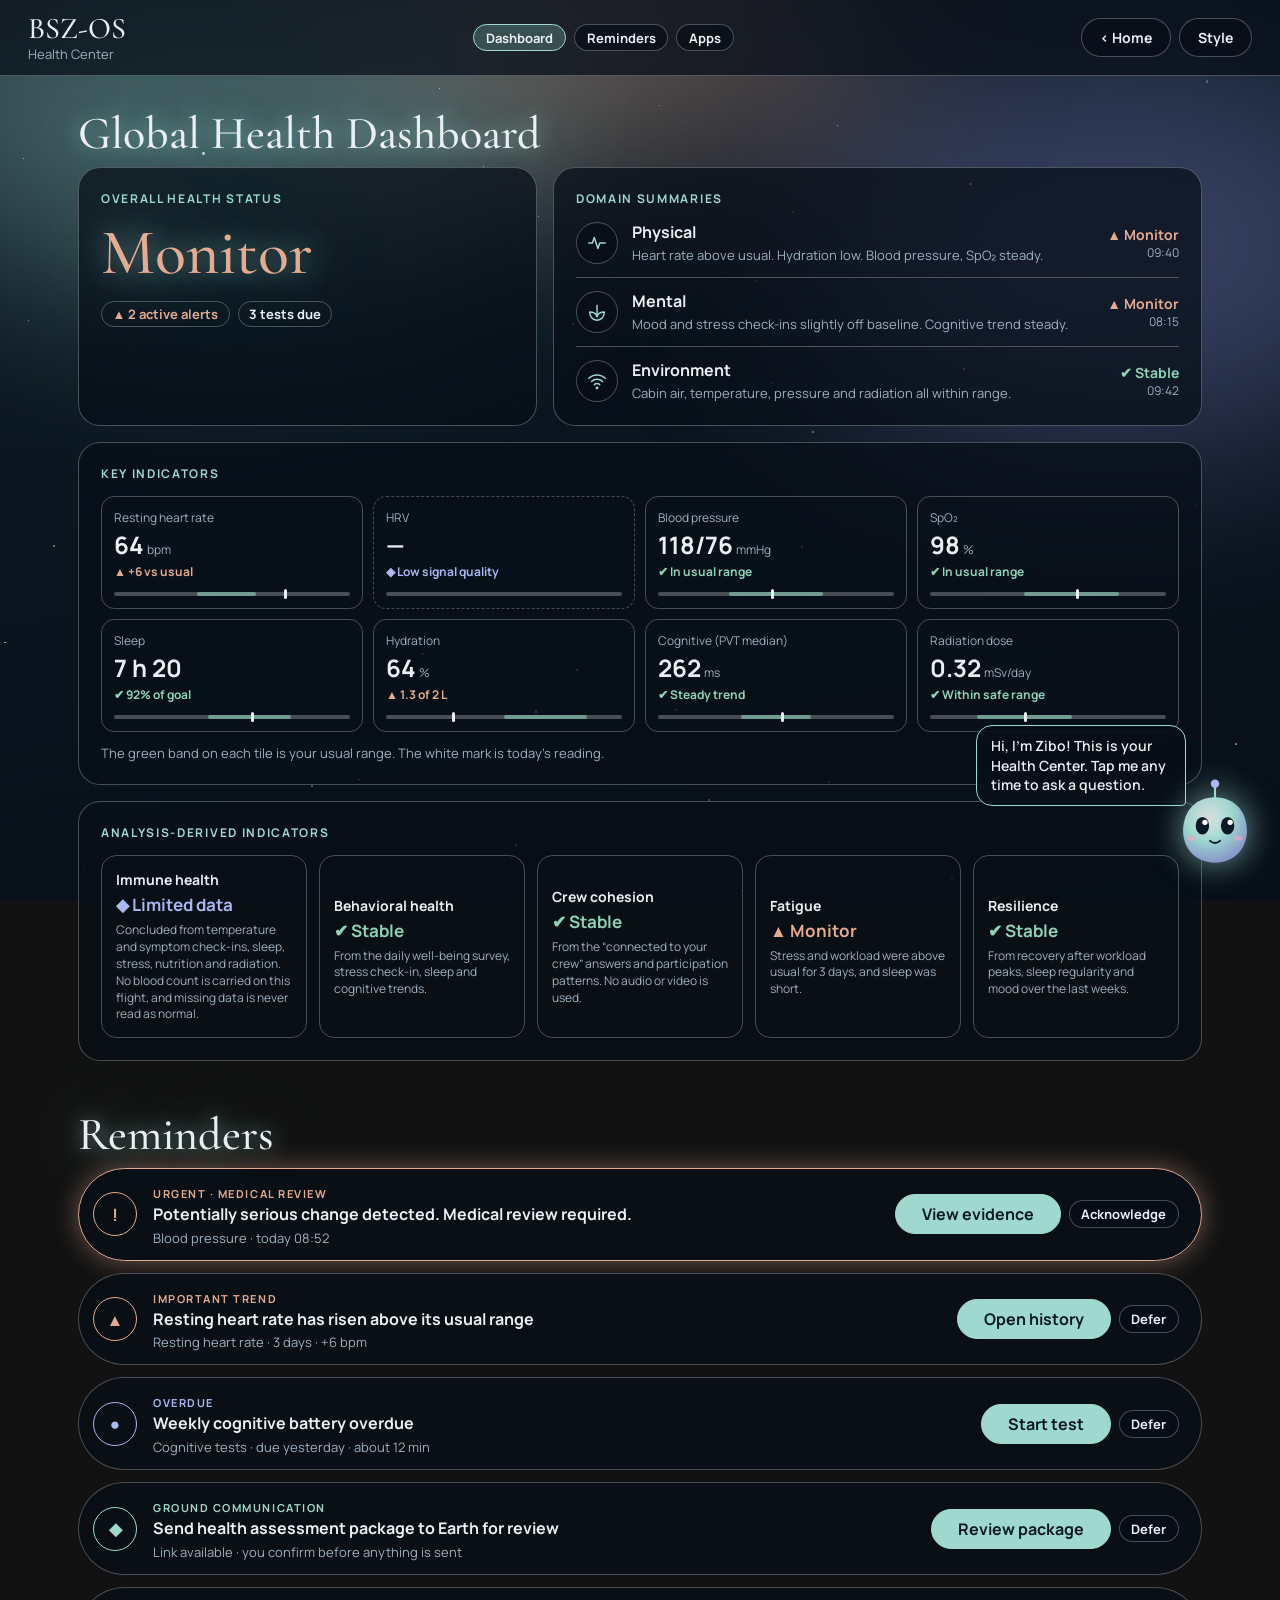
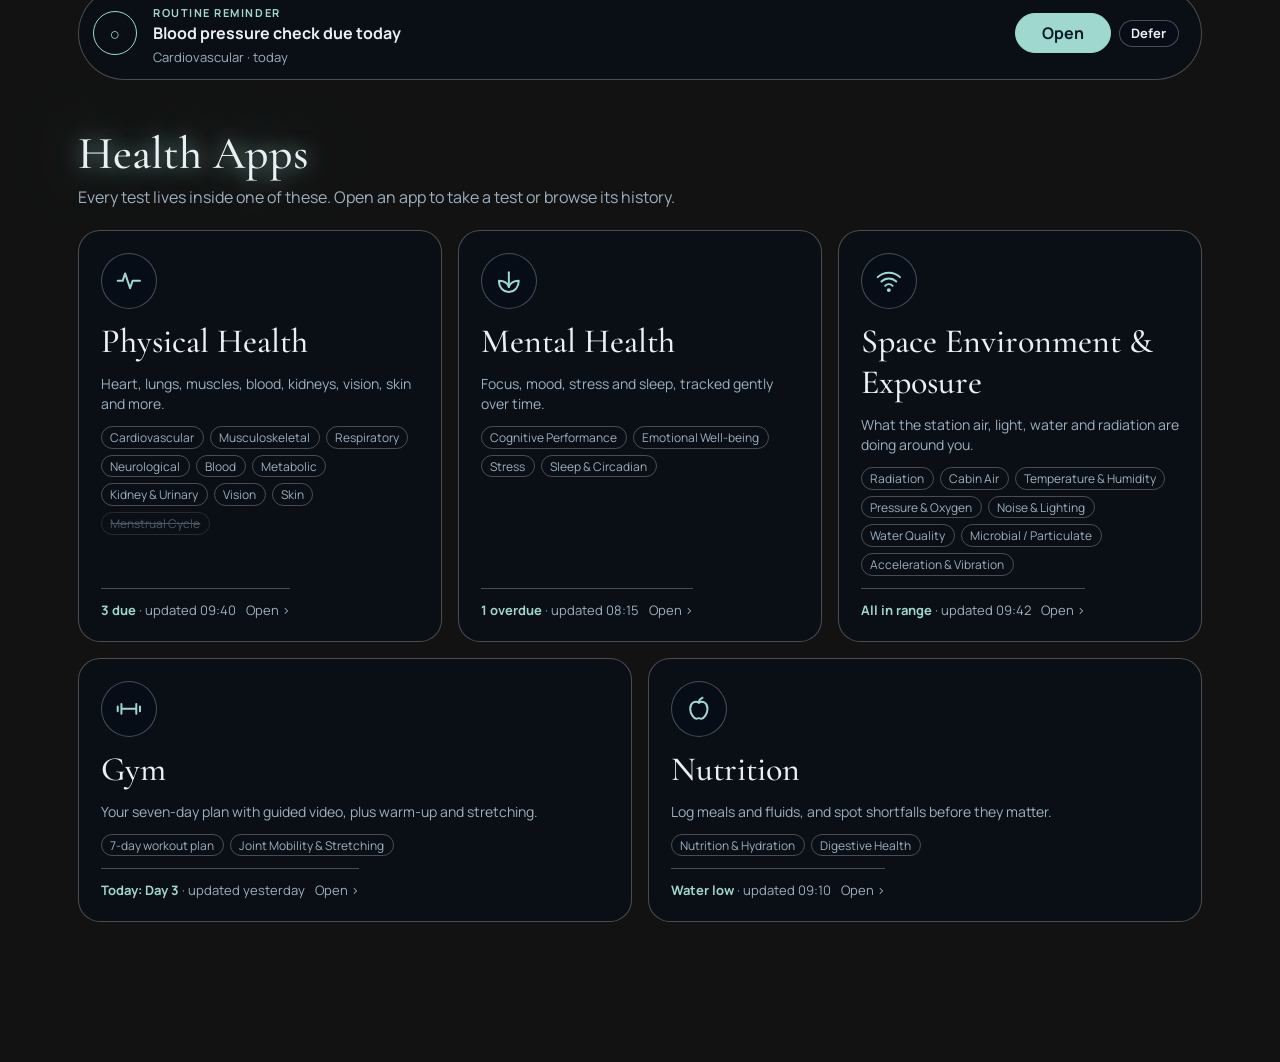
<file: BSZ-OS Health Center.html>
<!DOCTYPE html>
<html lang="en" data-theme="aurora">
<head>
<meta charset="utf-8">
<meta name="viewport" content="width=device-width, initial-scale=1, viewport-fit=cover">
<title>BSZ-OS: Health Center</title>
<link rel="preconnect" href="https://fonts.googleapis.com">
<link href="https://fonts.googleapis.com/css2?family=Bungee&family=Cormorant+Garamond:ital,wght@0,500;0,600;1,500&family=Manrope:wght@400;600;700&family=Orbitron:wght@500&family=Space+Mono:wght@400;700&display=swap" rel="stylesheet">
<style>
:root{box-sizing:border-box;--bg:linear-gradient(170deg,#0d1b27,#070f18);--t:#e9eff3;--m:#9db0bf;--ln:rgba(233,239,243,.28);--ac:#9fd8cf;--ac2:#7f86c9;--ok:#8fd3b6;--warn:#e3ab90;--info:#a9b8f0;--on:#0b1a24;--gl:rgba(159,216,207,.7);
--fh:"Cormorant Garamond",serif;--fb:Manrope,sans-serif;--hw:500;--hs:1;--fi:normal;--sr:50%;--bw:1px;--ss:0 0 0 transparent;--sf:rgba(7,15,24,.72);--pr:999px;--br:22px;--auo:.38;--sto:1;--nbd:none;color-scheme:dark}
[data-theme=nebula]{--bg:#04070f;--t:#fdf1dc;--m:#d3bfa6;--ln:rgba(255,214,160,.5);--ac:#f6c27a;--ac2:#6fa8dc;--ok:#9fe0c2;--warn:#f08a5d;--info:#9cc4f0;--on:#1a1208;--gl:rgba(255,196,120,.85);--hw:600;--sf:rgba(8,14,26,.8);--ss:0 0 18px rgba(255,190,110,.25);--nbd:block;--auo:0}
[data-theme=hud]{--bg:radial-gradient(ellipse at 50% 100%,#04202a,#010608 70%);--t:#d8fbff;--m:#6fb3bf;--ln:rgba(25,230,255,.5);--ac:#19e6ff;--ac2:#ff3dac;--ok:#39ffb0;--warn:#ffb020;--info:#7aa2ff;--on:#001418;--gl:rgba(25,230,255,.9);--fh:Orbitron,sans-serif;--fb:"Space Mono",monospace;--hs:.72;--sr:4px;--ss:0 0 12px rgba(25,230,255,.3);--sf:rgba(0,20,26,.88);--pr:4px;--br:6px;--auo:.1}
[data-theme=retro]{color-scheme:light;--bg:#efdfbf;--t:#2b1d14;--m:#6b5646;--ln:#2b1d14;--ac:#e8602c;--ac2:#2f7f78;--ok:#2f7f78;--warn:#c8441a;--info:#8a5a00;--on:#fff4de;--gl:rgba(232,96,44,.5);--fh:Bungee,sans-serif;--hs:.62;--hw:400;--bw:3px;--ss:3px 3px 0 #2b1d14;--sf:#f9efd8;--sbc:#2b1d14;--br:14px;--auo:0;--sto:0}
[data-theme=paper]{color-scheme:light;--bg:#f4efe4;--t:#23211f;--m:#6d665c;--ln:rgba(35,33,31,.4);--ac:#a8483a;--ac2:#5b6b4f;--ok:#4f7a58;--warn:#b5651d;--info:#4a5f8a;--on:#fbf6ea;--gl:rgba(168,72,58,.3);--hw:600;--fi:italic;--sf:#fbf7ee;--br:12px;--auo:0;--sto:0}
[data-theme=clay]{color-scheme:light;--bg:#dfe3f1;--t:#3b3f5c;--m:#7a7f9e;--ln:rgba(59,63,92,.18);--ac:#6c74f0;--ac2:#f08fb0;--ok:#2f9e82;--warn:#d9792f;--info:#5560e0;--on:#fff;--gl:rgba(108,116,240,.4);--fh:Manrope,sans-serif;--hw:700;--hs:.72;--sr:38%;--bw:0px;--ss:7px 7px 16px #b9bfd6,-7px -7px 16px #fff;--sf:#e4e8f5;--br:30px;--auo:0;--sto:0}
[data-theme=brutal]{color-scheme:light;--bg:#ffe14d;--t:#000;--m:#333;--ln:#000;--ac:#ff4d6d;--ac2:#3a86ff;--ok:#008a58;--warn:#d85a00;--info:#2a62d8;--on:#000;--gl:rgba(255,77,109,.5);--fh:"Space Mono",monospace;--fb:"Space Mono",monospace;--hw:700;--hs:.68;--sr:0;--bw:3px;--ss:4px 4px 0 #000;--sf:#fff;--pr:0;--br:0;--sbc:#000;--auo:0;--sto:0}
[data-theme=glass]{--bg:radial-gradient(at 15% 10%,#7b5cff,transparent 52%),radial-gradient(at 88% 18%,#ff7ab8,transparent 46%),radial-gradient(at 60% 105%,#2dd4e6,transparent 52%),#1b1340;--t:#fff;--m:rgba(255,255,255,.78);--ln:rgba(255,255,255,.45);--ac:#fff0fb;--ac2:#c9b8ff;--ok:#a8ffe0;--warn:#ffd0a8;--info:#c9d6ff;--on:#2a1a5e;--gl:rgba(255,255,255,.85);--hw:600;--hs:.8;--fh:Manrope,sans-serif;--sf:rgba(255,255,255,.16);--dbl:blur(22px);--auo:0;--sto:.5}
[data-theme=access]{--bg:#000a14;--t:#fff;--m:#e0ecf7;--ln:#fff;--ac:#F0E442;--ac2:#56B4E9;--ok:#56B4E9;--warn:#E69F00;--info:#F0E442;--on:#000;--gl:rgba(240,228,66,.55);--fh:Manrope,sans-serif;--hw:700;--hs:.78;--bw:3px;--sf:#000;--auo:0;--sto:.4}
*,*::before,*::after{box-sizing:inherit}
html,body{margin:0;min-height:100%}
body{font-family:var(--fb);color:var(--t);background:var(--bg) fixed;overflow-x:hidden}
h1,h2,h3,p{margin:0}
button{font:inherit;color:inherit;cursor:pointer;background:none;border:0;padding:0;text-align:inherit}
:focus-visible{outline:2px solid var(--ac);outline-offset:4px}
.au{position:fixed;border-radius:50%;filter:blur(100px);opacity:var(--auo);animation:dr 30s ease-in-out infinite alternate;pointer-events:none}
.au.a{width:55vw;height:40vh;left:-10vw;top:-8vh;background:var(--ac)}.au.b{width:50vw;height:45vh;right:-12vw;top:5vh;background:var(--ac2);animation-duration:38s}.au.c{width:40vw;height:30vh;left:30vw;top:-12vh;background:var(--warn);animation-duration:44s}
@keyframes dr{to{transform:translate(8vw,6vh) scale(1.15)}}
.neb{position:fixed;inset:-6%;display:var(--nbd);pointer-events:none;filter:url(#nf);background:radial-gradient(34% 30% at 50% 36%,rgba(236,246,255,.8),rgba(150,190,230,.4) 50%,transparent 78%),radial-gradient(60% 40% at 50% -5%,rgba(255,190,100,.85),transparent 70%),radial-gradient(52% 46% at 50% 38%,rgba(255,150,70,.4),transparent 75%),radial-gradient(85% 70% at 50% 42%,rgba(60,100,170,.5),transparent 82%)}
#sky{position:fixed;inset:0;opacity:var(--sto);pointer-events:none}
.star{position:absolute;border-radius:50%;background:#fff;animation:tw 4s ease-in-out infinite}
@keyframes tw{50%{opacity:.1}}
/* header */
.top{position:fixed;inset:0 0 auto 0;display:flex;align-items:center;gap:16px;padding:calc(env(safe-area-inset-top,0px) + 12px) 28px 12px;z-index:20;background:var(--sf);backdrop-filter:blur(14px);border-bottom:var(--bw) solid var(--ln)}
.logo b{font-family:var(--fh);font-size:calc(30px*(1 + var(--hs))/2);font-weight:var(--hw);font-style:var(--fi);display:block;line-height:1.1}
.logo small{display:block;color:var(--m);font-size:13px}
.nav{flex:1;display:flex;justify-content:center;gap:8px}
.tbtn{border:var(--bw) solid var(--ln);border-radius:var(--pr);padding:9px 18px;font-size:14px;font-weight:700;color:var(--t);background:var(--sf);box-shadow:var(--ss)}
.tbtn:hover{border-color:var(--ac)}
.tr{display:flex;gap:8px;margin-left:auto}.nav+.tr{margin-left:0}
.themes{position:absolute;right:28px;top:calc(100% + 8px);display:none;flex-direction:column;gap:4px;background:var(--sf);color:var(--t);border:1px solid var(--ln);border-radius:16px;padding:10px;backdrop-filter:blur(14px)}
.themes.open{display:flex}
.themes button{display:flex;align-items:center;gap:12px;border:1px solid transparent;border-radius:12px;padding:8px 12px;font-size:14px}
.themes button[aria-pressed=true]{border-color:var(--ac)}
.sw{width:22px;height:22px;border-radius:50%;flex:none;border:1px solid var(--ln)}
.pill{border:max(1px,var(--bw)) solid var(--ln);border-radius:var(--pr);padding:.45em 1.2em;font-weight:700;color:var(--t);background:var(--sf);box-shadow:var(--ss);transition:transform .2s,border-color .2s}
.pill:hover,.pill:focus-visible,.pill[aria-pressed=true]{border-color:var(--ac)}
.pill:hover{transform:translateY(-2px)}
.pill[aria-pressed=true]{background:color-mix(in srgb,var(--ac) 30%,var(--sf))}
.pill.sm{padding:.3em .9em;font-size:13px}
.solid{background:var(--ac);color:var(--on);font-weight:700;border:var(--bw) solid var(--sbc,var(--ac));border-radius:var(--pr);padding:.5em 1.6em;box-shadow:var(--ss)}
/* layout */
.wrap{max-width:1180px;margin:0 auto;padding:104px 28px 140px;position:relative}
.sec{margin-top:48px;scroll-margin-top:92px}.sec:first-child{margin-top:0}
.eb{color:var(--ac);font-weight:700;letter-spacing:.14em;font-size:12px;text-transform:uppercase}
.sec h2{font-family:var(--fh);font-style:var(--fi);font-weight:var(--hw);font-size:calc(46px*var(--hs));line-height:1.1;margin:4px 0 8px;text-shadow:0 0 .45em var(--gl),0 0 1.4em var(--gl)}
.sub{color:var(--m);line-height:1.45;max-width:46em;margin-bottom:20px}
.grid{display:grid;grid-template-columns:repeat(12,1fr);gap:16px}
.s5{grid-column:span 5}.s7{grid-column:span 7}.s12{grid-column:span 12}
.blk{background:var(--sf);border:var(--bw) solid var(--ln);border-radius:var(--br);box-shadow:var(--ss);backdrop-filter:var(--dbl,none);padding:22px}
.blk h3{font-size:12px;letter-spacing:.14em;text-transform:uppercase;color:var(--ac);font-weight:700;margin-bottom:14px}
.c-ok{color:var(--ok)}.c-warn{color:var(--warn)}.c-info{color:var(--info)}.mu{color:var(--m)}
/* dashboard */
.big{font-family:var(--fh);font-style:var(--fi);font-weight:var(--hw);font-size:calc(64px*var(--hs));line-height:1;text-shadow:0 0 .45em var(--gl),0 0 1.4em var(--gl);animation:gl 5s ease-in-out infinite}
@keyframes gl{50%{text-shadow:0 0 .6em var(--gl),0 0 1.8em var(--gl),0 0 3.2em var(--gl)}}
.stat{display:flex;gap:8px;flex-wrap:wrap;margin:16px 0 12px}
.chip{border:max(1px,var(--bw)) solid var(--ln);border-radius:var(--pr);padding:.25em .8em;font-size:13px;font-weight:700}
.note{color:var(--m);font-size:13px;line-height:1.45}
.dm{display:grid;grid-template-columns:auto 1fr auto;gap:14px;align-items:center;padding:12px 0;border-bottom:1px solid var(--ln);width:100%}
.dm:last-child{border-bottom:0;padding-bottom:0}
.dm:first-of-type{padding-top:0}
.ob{width:42px;height:42px;border-radius:var(--sr);border:var(--bw) solid var(--ln);background:var(--sf);display:grid;place-items:center;color:var(--ac);flex:none}
.ob svg{width:55%;height:55%;fill:none;stroke:currentColor;stroke-width:1.6;stroke-linecap:round;stroke-linejoin:round}
.dm b{display:block}.dm span.mu{font-size:13px;line-height:1.4}
.dm em{font-style:normal;font-weight:700;font-size:14px;text-align:right}.dm em small{display:block;color:var(--m);font-weight:400;font-size:12px}
.tiles{display:grid;grid-template-columns:repeat(4,1fr);gap:10px}
.tile{display:block;border:1px solid var(--ln);border-radius:calc(var(--br)*.6);padding:12px;transition:border-color .2s,transform .2s}
.tile:hover{border-color:var(--ac);transform:translateY(-2px)}
.tile .lb{display:block;color:var(--m);font-size:12px}
.tile b{display:block;font-size:24px;margin:2px 0}.tile b small{font-size:12px;color:var(--m);font-weight:400;margin-left:3px}
.tile .dl{display:block;font-size:12px;font-weight:700}
.tile.lq{border-style:dashed}
.rb{display:block;position:relative;height:4px;border-radius:4px;background:var(--ln);margin-top:12px}
.rb .z{position:absolute;top:0;bottom:0;border-radius:4px;background:color-mix(in srgb,var(--ok) 60%,transparent)}
.rb .p{position:absolute;top:-3px;width:3px;height:10px;border-radius:2px;background:var(--t)}
.dv{display:grid;grid-template-columns:7.5em 1fr 6.5em;align-items:center;gap:12px;padding:9px 0;font-size:14px}
.dv .tr2{position:relative;height:6px;border-radius:6px;background:var(--ln)}
.dv .tr2::after{content:"";position:absolute;left:50%;top:-4px;bottom:-4px;width:2px;background:var(--t);opacity:.6}
.dv .tr2 i{position:absolute;top:0;bottom:0;border-radius:6px}
.dv em{font-style:normal;text-align:right;font-weight:700}
.ais{display:grid;grid-template-columns:repeat(5,1fr);gap:12px}
.ai{display:block;border:1px solid var(--ln);border-radius:calc(var(--br)*.7);padding:14px;transition:border-color .2s,transform .2s}
.ai:hover{border-color:var(--ac);transform:translateY(-3px)}
.ai h4{margin:0 0 4px;font-size:14px}.ai b{display:block;font-size:17px;margin-bottom:6px}.ai span{font-size:12px;line-height:1.4;color:var(--m);display:block}
/* notices */
.nl{display:flex;flex-direction:column;gap:12px}
.nt{display:grid;grid-template-columns:auto 1fr auto;align-items:center;gap:16px;padding:12px 22px 12px 14px;border:var(--bw) solid var(--ln);border-radius:var(--pr);background:var(--sf);box-shadow:var(--ss);backdrop-filter:var(--dbl,none);transition:opacity .3s}
.nt.urgent{border-color:var(--warn);box-shadow:var(--ss),0 0 26px color-mix(in srgb,var(--warn) 45%,transparent)}
.nt.done{opacity:.65}
.nt .ico{width:44px;height:44px;border-radius:var(--sr);display:grid;place-items:center;border:var(--bw) solid currentColor;font-size:17px;font-weight:700;flex:none}
.nt .pr{font-size:11px;letter-spacing:.14em;font-weight:700;text-transform:uppercase}
.nt .hd{display:block;font-weight:700;margin:1px 0;line-height:1.3}
.nt .mt{font-size:13px;color:var(--m)}
.nt .ac2{display:flex;gap:8px;align-items:center;flex-wrap:wrap;justify-content:flex-end}
.nt .rs{font-size:13px;color:var(--m)}
/* apps */
.apps{display:grid;grid-template-columns:repeat(6,1fr);gap:16px}
.app{display:flex;flex-direction:column;gap:12px;grid-column:span 2;transition:transform .2s,border-color .2s}
.app:nth-child(n+4){grid-column:span 3}
.app:hover{transform:translateY(-4px);border-color:var(--ac)}
.app .ob{width:56px;height:56px;animation:fz var(--du,6s) ease-in-out var(--dl,0s) infinite alternate}
@keyframes fz{to{transform:translate(var(--dx,0),var(--dy,0))}}
.app h3{font-family:var(--fh);font-style:var(--fi);font-weight:var(--hw);font-size:calc(34px*(1 + var(--hs))/2);text-transform:none;letter-spacing:0;color:var(--t);margin:0}
.app p{color:var(--m);font-size:14px;line-height:1.45}
.chs{display:flex;flex-wrap:wrap;gap:6px}
.ch{border:1px solid var(--ln);border-radius:var(--pr);padding:.15em .7em;font-size:12px;color:var(--m)}
.ch.off{opacity:.45;text-decoration:line-through}
.app .ft{margin-top:auto;display:flex;justify-content:space-between;gap:10px;font-size:13px;color:var(--m);padding-top:12px;border-top:1px solid var(--ln)}
.app .ft b{color:var(--ac)}
.foot{margin-top:40px;color:var(--m);font-size:13px;line-height:1.5;max-width:52em}
/* Zibo */
.alien{position:fixed;right:1.8vw;bottom:2.5vh;z-index:30;width:84px;touch-action:none;cursor:grab;user-select:none}
.alien.drag{cursor:grabbing}
.zi{animation:fl 5s ease-in-out infinite}.alien.drag .zi{animation:none;transform:scale(1.08)}
.alien svg{width:100%;display:block;filter:drop-shadow(0 0 16px var(--gl));transition:transform .3s}
.alien:hover svg{transform:rotate(-6deg) scale(1.06)}
@keyframes fl{50%{transform:translateY(-12px)}}
.eyes{transform-origin:50px 58px;animation:bk 6s infinite}
@keyframes bk{0%,94%,100%{transform:scaleY(1)}97%{transform:scaleY(.1)}}
.bub{position:absolute;right:85%;bottom:70%;width:15em;background:var(--sf);backdrop-filter:blur(12px);border:max(1px,var(--bw)) solid var(--ac);color:var(--t);border-radius:16px 16px 4px 16px;padding:.75em 1em;font-weight:600;font-size:14px;line-height:1.4;text-align:left;opacity:0;transform:translateY(6px);transition:.3s;pointer-events:none}
.bub.flip{right:auto;left:85%;border-radius:16px 16px 16px 4px}
.bub.show{opacity:1;transform:none}
.ask{position:absolute;right:90%;bottom:4%;width:250px;display:none;align-items:center;gap:6px;background:var(--sf);backdrop-filter:blur(12px);border:max(1px,var(--bw)) solid var(--ac);border-radius:var(--pr);box-shadow:var(--ss);padding:5px 5px 5px 14px;cursor:auto}
.ask.open{display:flex}.ask.flip{right:auto;left:90%}
.ask input{flex:1;min-width:0;background:none;border:0;outline:0;color:var(--t);font:600 14px var(--fb);user-select:text;-webkit-user-select:text;cursor:text}
.ask input::placeholder{color:var(--m)}
.ask:focus-within{box-shadow:var(--ss),0 0 16px var(--gl)}
.ask button{flex:none;width:30px;height:30px;border-radius:var(--sr);background:var(--ac);color:var(--on);display:grid;place-items:center;font-size:14px}
/* filler page */
.page{position:fixed;inset:0;display:none;flex-direction:column;align-items:center;justify-content:center;text-align:center;gap:.8em;padding:0 1.5em;z-index:25;animation:pin .6s ease}
.page.open{display:flex}
@keyframes pin{from{opacity:0;transform:translateY(10px);filter:blur(6px)}}
.pg .wrap,.pg .top{visibility:hidden}
.pe{color:var(--ac);font-weight:700;letter-spacing:.14em;font-size:13px}
.page h2{font-family:var(--fh);font-style:var(--fi);font-weight:var(--hw);font-size:calc(56px*var(--hs));line-height:1.1;text-shadow:0 0 .45em var(--gl),0 0 1.4em var(--gl)}
.page p{color:var(--m);line-height:1.45;max-width:36em}
.page .solid{margin-top:.8em}
[hidden]{display:none!important}
body.v-sub .nav{display:none}
.crumb{margin-bottom:18px}
#v-phys .sec,#v-cardio .sec{margin-top:0}
.grp{margin-top:26px}
.sas{display:grid;grid-template-columns:repeat(auto-fit,minmax(230px,1fr));gap:16px;margin-top:10px}
.sa{display:flex;flex-direction:column;gap:10px;transition:transform .2s,border-color .2s}
button.sa:hover{transform:translateY(-4px);border-color:var(--ac)}
.sa h3{font-family:var(--fh);font-style:var(--fi);font-weight:var(--hw);font-size:calc(28px*(1 + var(--hs))/2);text-transform:none;letter-spacing:0;color:var(--t);margin:0}
.sa p{color:var(--m);font-size:13px;line-height:1.45}
.sa .ft{margin-top:auto;display:flex;justify-content:space-between;gap:8px;font-size:13px;color:var(--m);padding-top:10px;border-top:1px solid var(--ln)}
.sa .ft b{color:var(--ac)}
.sa.off{opacity:.45}
.ctl{display:flex;align-items:center;gap:16px;flex-wrap:wrap;margin-bottom:18px}
.seg{display:inline-flex;gap:6px}
.par{margin-bottom:14px}
.ph{display:grid;grid-template-columns:1fr auto auto;gap:18px;align-items:center}
.ph h3{margin:0 0 2px}
.pa{text-align:right}.pa b{display:block;font-size:28px;line-height:1.1}.pa b small{font-size:13px;color:var(--m);font-weight:400;margin-left:4px}
.pa .dl{font-size:13px;font-weight:700}
.pb{display:flex;gap:8px;flex-wrap:wrap;justify-content:flex-end}
.pd{margin-top:16px;padding-top:16px;border-top:1px solid var(--ln)}
.cw{position:relative;padding-left:34px}
.cw svg{width:100%;height:170px;display:block;overflow:visible}.cw svg *{vector-effect:non-scaling-stroke}
.yl{position:absolute;left:0;font-size:11px;color:var(--m)}.yl.t{top:0}.yl.b{bottom:0}
.xl{display:flex;justify-content:space-between;font-size:11px;color:var(--m);margin:6px 0 0 34px}
.cap{font-size:12px;color:var(--m);margin:8px 0 12px}
.sts{display:grid;grid-template-columns:repeat(auto-fit,minmax(120px,1fr));gap:10px;margin-bottom:12px}
.st2{border:1px solid var(--ln);border-radius:calc(var(--br)*.5);padding:10px 12px}.st2 span{display:block;font-size:12px;color:var(--m)}.st2 b{font-size:18px}
.evl{display:flex;flex-direction:column;gap:8px;margin-bottom:12px}
.ev{border:1px solid var(--ln);border-radius:var(--pr);padding:8px 18px;font-size:14px;display:flex;justify-content:space-between;gap:12px;flex-wrap:wrap}
.modal{position:fixed;inset:0;z-index:28;display:grid;place-items:center;background:rgba(0,0,0,.45);padding:16px;animation:pin .3s ease}
.dlg{width:min(520px,100%);text-align:center;display:flex;flex-direction:column;gap:14px;align-items:center;position:relative}
.dlg h3{margin:0;font-size:13px}.dlg p{color:var(--m);line-height:1.45;font-size:14px}
.dlg .x{position:absolute;right:14px;top:10px;font-size:22px;color:var(--m)}
@media (max-width:700px){.ph{grid-template-columns:1fr}.pa,.pb{text-align:left;justify-content:flex-start}}
@media (max-width:980px){.ais{grid-template-columns:repeat(2,1fr)}.tiles{grid-template-columns:repeat(2,1fr)}}
@media (max-width:860px){.s5,.s7{grid-column:1/-1}.apps{grid-template-columns:1fr}.app,.app:nth-child(n+4){grid-column:auto}.nt{grid-template-columns:auto 1fr;border-radius:calc(var(--br)*1.2)}.nt .ac2{grid-column:1/-1;justify-content:flex-start}}
@media (max-width:700px){.nav{display:none}.top{padding-inline:16px}.wrap{padding-inline:16px}.themes{right:16px}.dv{grid-template-columns:6em 1fr 5.5em}}
@media (prefers-reduced-motion:reduce){*{animation:none!important}}

#vm .sec{margin-top:0}.s6{grid-column:span 6}
.sawrap{position:relative;display:flex}.sawrap>.sa{flex:1}
.fem{position:absolute;right:12px;top:12px;z-index:2;width:34px;height:34px;border-radius:var(--sr);border:max(1px,var(--bw)) solid var(--ln);background:var(--sf);display:grid;place-items:center;font-size:18px;color:var(--m)}
.fem[aria-pressed=true]{color:var(--on);background:var(--ac);border-color:var(--ac)}
.sa.off{filter:grayscale(1)}
.live{display:inline-flex;align-items:center;gap:6px}.dot{width:8px;height:8px;border-radius:50%;background:var(--ok);display:inline-block;animation:pu 1.6s infinite}
@keyframes pu{50%{opacity:.25}}
.mrow{display:flex;gap:8px;flex-wrap:wrap;justify-content:center}
.bar{width:100%;height:8px;border-radius:8px;background:var(--ln);overflow:hidden}.bar i{display:block;height:100%;width:0;background:var(--ac);transition:width 1.8s linear}
.tap{width:170px;height:170px;border-radius:50%;border:var(--bw) solid var(--ln);display:grid;place-items:center;font-weight:700;font-size:18px;background:var(--sf);cursor:pointer;user-select:none}.tap.go{background:var(--ac);color:var(--on)}
.rv{font-size:22px}
.gg{display:grid;grid-template-columns:repeat(auto-fit,minmax(320px,1fr));gap:16px;margin-top:16px}
.gd{display:flex;flex-direction:column;gap:12px;padding:14px}.gd.today{border-color:var(--ac)}
.gd h3{margin:0}.gh{display:flex;flex-direction:column;gap:2px}
.gm{position:relative;aspect-ratio:16/9;display:flex;gap:2px;border:1px dashed var(--ln);border-radius:calc(var(--br)*.6);overflow:hidden;background:color-mix(in srgb,var(--ln) 20%,transparent)}
.gp{flex:1;min-width:0;position:relative;display:grid;place-items:center}
.gp video{width:100%;height:100%;object-fit:cover;background:#000}.gp .cam{transform:scaleX(-1)}
.gup{display:flex;flex-direction:column;gap:4px;align-items:center;cursor:pointer;text-align:center;padding:8px;font-weight:700}.gup small{font-weight:400;color:var(--m);font-size:12px}
.gt{position:absolute;left:8px;bottom:8px;font-size:11px;font-weight:700;padding:2px 8px;border-radius:var(--pr);background:var(--sf);border:1px solid var(--ln)}
.gre{position:absolute;right:8px;bottom:8px;z-index:3}
.gerr{position:absolute;left:8px;right:8px;bottom:8px;font-size:12px;color:var(--warn);background:var(--sf);border-radius:8px;padding:4px 8px}
.sw2{position:absolute;right:8px;top:8px;z-index:3;display:flex;align-items:center;gap:6px;padding:4px 10px 4px 6px;border-radius:var(--pr);background:var(--sf);border:max(1px,var(--bw)) solid var(--ln);font-size:12px;font-weight:700;color:var(--t)}
.sw2 i{width:28px;height:16px;border-radius:16px;background:var(--ln);position:relative;transition:.2s}.sw2 i::after{content:"";position:absolute;left:2px;top:2px;width:12px;height:12px;border-radius:50%;background:var(--t);transition:.2s}
.sw2[aria-checked=true] i{background:var(--ac)}.sw2[aria-checked=true] i::after{left:14px}
.gx{margin:0;padding-left:18px;font-size:14px;line-height:1.55}
.gsg{display:grid;grid-template-columns:10.5em 1fr;gap:10px;font-size:13px;line-height:1.4;padding:8px 0;border-top:1px solid var(--ln)}.gsg b{color:var(--ac);font-size:11px;letter-spacing:.12em;text-transform:uppercase}
.nbar{display:grid;grid-template-columns:6em 1fr 11em;gap:12px;align-items:center;padding:7px 0;font-size:14px}
.nbar .tk{height:8px;border-radius:8px;background:var(--ln);overflow:hidden}.nbar .tk i{display:block;height:100%;border-radius:8px}.nbar em{font-style:normal;font-weight:700;text-align:right;font-size:13px}
.qa{display:flex;flex-wrap:wrap;gap:8px;margin-top:12px}
.sg2{display:grid;grid-template-columns:repeat(auto-fit,minmax(240px,1fr));gap:12px}
.sgc{display:flex;flex-direction:column;gap:8px;align-items:flex-start;border:1px solid var(--ln);border-radius:calc(var(--br)*.6);padding:14px}
@media (max-width:860px){.s6{grid-column:1/-1}.nbar{grid-template-columns:5em 1fr 8.5em}.gg{grid-template-columns:1fr}}
#mdd{max-height:92vh;overflow:auto}
.mg{display:grid;grid-template-columns:repeat(4,1fr);gap:8px;width:100%}
.mc{aspect-ratio:1;border:max(1px,var(--bw)) solid var(--ln);border-radius:calc(var(--br)*.5);background:var(--sf);display:grid;place-items:center;font-size:clamp(22px,7vw,34px);font-weight:700}
.mc.up{background:color-mix(in srgb,var(--ac) 25%,var(--sf))}.mc.ok{border-color:var(--ok);background:color-mix(in srgb,var(--ok) 25%,var(--sf))}
.chat{width:100%;display:flex;flex-direction:column;gap:6px;max-height:180px;overflow:auto;text-align:left}
.cb{max-width:85%;padding:.5em .9em;border-radius:14px;font-size:14px;line-height:1.4;border:1px solid var(--ln)}.cb.me{align-self:flex-end;background:color-mix(in srgb,var(--ac) 25%,var(--sf))}.cb.sy{align-self:flex-start;color:var(--m)}
.chin{display:flex;gap:8px;width:100%}.chin input{flex:1;min-width:0;border:max(1px,var(--bw)) solid var(--ln);border-radius:var(--pr);background:var(--sf);color:var(--t);padding:.5em 1em;font:600 14px var(--fb)}
.rng{width:100%;text-align:left;display:flex;flex-direction:column;gap:4px}.rng input{width:100%;accent-color:var(--ac)}
.vch{background:#fff;color:#000;border-radius:10px;padding:14px;width:100%;text-align:center;font-family:Arial,Helvetica,sans-serif;font-weight:700;line-height:1.5;letter-spacing:.1em}
.gm.big{aspect-ratio:auto;height:calc(100vh - 200px);min-height:300px}
.gm.big .gp video:not(.cam){object-fit:contain}
@media (max-width:700px){.gm.big.split{flex-direction:column}}
.mnav{display:flex;justify-content:space-between;align-items:center;margin-bottom:14px;gap:8px}
.mnav .tt{font-family:var(--fh);font-style:var(--fi);font-size:24px;padding:6px 16px;border-radius:var(--pr);border:max(1px,var(--bw)) solid var(--ln)}
.cal{display:grid;grid-template-columns:repeat(7,1fr);gap:6px;max-width:560px;margin:0 auto}
.cal .wd{text-align:center;font-size:12px;color:var(--m)}
.cdy{aspect-ratio:1;max-height:64px;border-radius:50%;display:grid;place-items:center;position:relative;border:2px solid transparent;font-weight:700}
.cdy.lg{background:var(--warn);color:var(--on)}
.cdy.pr2{background:color-mix(in srgb,var(--warn) 28%,transparent);color:var(--warn)}
.cdy.ov{border:2px dotted var(--ac)}
.cdy.td{text-decoration:underline}
.cdy.sl{box-shadow:0 0 0 2px var(--t)}
.cdy .sd{position:absolute;bottom:5px;width:5px;height:5px;border-radius:50%;background:var(--info)}
.mgrid{display:grid;grid-template-columns:repeat(3,1fr);gap:10px;max-width:560px;margin:0 auto}
.lgd{display:flex;gap:14px;flex-wrap:wrap;justify-content:center;font-size:12px;color:var(--m);margin-top:14px}
.lgd i{display:inline-block;width:14px;height:14px;border-radius:50%;vertical-align:-2px;margin-right:5px}
</style>
</head>
<body>
<svg width="0" height="0" style="position:absolute" aria-hidden="true"><filter id="nf" x="-10%" y="-10%" width="120%" height="120%"><feTurbulence type="fractalNoise" baseFrequency=".007 .012" numOctaves="4" seed="7" result="n"/><feDisplacementMap in="SourceGraphic" in2="n" scale="220" xChannelSelector="R" yChannelSelector="G"/></filter></svg>
<div class="neb"></div>
<div class="au a"></div><div class="au b"></div><div class="au c"></div><div id="sky"></div>

<header class="top">
  <div class="logo"><b>BSZ-OS</b><small>Health Center</small></div>
  <nav class="nav" aria-label="Health Center sections">
    <button class="pill sm" data-t="dash" aria-pressed="true">Dashboard</button>
    <button class="pill sm" data-t="notes" aria-pressed="false">Reminders</button>
    <button class="pill sm" data-t="apps" aria-pressed="false">Apps</button>
  </nav>
  <div class="tr"><button class="tbtn" id="hm">‹ Home</button><button class="tbtn" id="tb" aria-expanded="false">Style</button></div>
  <div class="themes" id="th"></div>
</header>

<main class="wrap" id="wrap">
  <section class="sec" id="dash" aria-labelledby="dh">
    <h2 id="dh">Global Health Dashboard</h2>
        <div class="grid" id="dgrid"></div>
  </section>

  <section class="sec" id="notes" aria-labelledby="nh">
    <h2 id="nh">Reminders</h2>
        <div class="nl" id="nl"></div>
  </section>

  <section class="sec" id="apps" aria-labelledby="ah">
    <h2 id="ah">Health Apps</h2>
    <p class="sub">Every test lives inside one of these. Open an app to take a test or browse its history.</p>
    <div class="apps" id="ag"></div>
  </section>

  </main>

<main class="wrap" id="vm" hidden></main>
<div class="modal" id="md" hidden><div class="blk dlg" id="mdd" role="dialog" aria-modal="true"></div></div>
<section class="page" id="page" aria-live="polite"><div class="pe" id="pgn"></div><h2>Coming soon</h2><p id="pgp"></p><button class="solid" id="pgb">‹ Return</button></section>

<div class="alien" id="zb" role="button" tabindex="0" aria-label="Zibo, the assistant. Drag to move, click to ask a question.">
  <div class="bub" id="bub"></div>
  <form class="ask" id="ask" autocomplete="off"><input id="aq" type="text" placeholder="Ask Zibo anything…" aria-label="Ask Zibo a question"><button type="submit" aria-label="Send question">➤</button></form>
  <div class="zi"><svg viewBox="0 0 100 120" aria-hidden="true">
    <defs><radialGradient id="ab" cx="40%" cy="30%" r="80%"><stop offset="0" stop-color="#fff" stop-opacity=".75"/><stop offset=".45" stop-color="var(--ac)"/><stop offset="1" stop-color="var(--ac2)"/></radialGradient></defs>
    <path d="M50 26V10" stroke="var(--ac)" stroke-width="2.5" stroke-linecap="round"/><circle cx="50" cy="8" r="5" fill="var(--info)"/>
    <path d="M50 24C26 24 12 42 12 64c0 22 16 38 38 38s38-16 38-38C88 42 74 24 50 24z" fill="url(#ab)"/>
    <g class="eyes"><ellipse cx="35" cy="58" rx="8" ry="10.5" fill="#0b1a24"/><ellipse cx="65" cy="58" rx="8" ry="10.5" fill="#0b1a24"/><circle cx="38" cy="54" r="3.2" fill="#fff"/><circle cx="68" cy="54" r="3.2" fill="#fff"/></g>
    <ellipse cx="22" cy="73" rx="5" ry="3" fill="#f2a7bd" opacity=".6"/><ellipse cx="78" cy="73" rx="5" ry="3" fill="#f2a7bd" opacity=".6"/>
    <path d="M44 76q6 5 12 0" stroke="#0b1a24" stroke-width="2.2" fill="none" stroke-linecap="round"/>
  </svg></div>
</div>

<script>
(function(){
var $=function(s){return document.querySelector(s)},$$=function(s){return document.querySelectorAll(s)},root=document.documentElement,pgOpen=false;
function ic(p){return '<svg viewBox="0 0 24 24">'+p+'</svg>'}
var I={
 phys:ic('<path d="M3 12h4l2-6 4 12 2-6h6"/>'),
 ment:ic('<path d="M12 21c-5 0-8-4-8-9 4 0 7 2 8 5 1-3 4-5 8-5 0 5-3 9-8 9z"/><path d="M12 17V5"/>'),
 env:ic('<path d="M3 9a13 13 0 0118 0M6 12.5a8.5 8.5 0 0112 0M9 16a4 4 0 016 0"/><circle cx="12" cy="19.5" r=".8"/>'),
 gym:ic('<path d="M6 8v8M18 8v8M3 10v4M21 10v4M6 12h12"/>'),
 nut:ic('<path d="M12 7c-3-2-7 0-7 5 0 4 3 8 5 8 1 0 1.5-.5 2-.5s1 .5 2 .5c2 0 5-4 5-8 0-5-4-7-7-5z"/><path d="M12 7c0-2 1-3 3-4"/>')
};

/* ---------- Dashboard ---------- */
var TILES=[
 ["Resting heart rate","64","bpm","▲ +6 vs usual","warn",35,25,72,"Resting heart rate is 6 bpm above your usual range for 3 days. The records behind it are linked, and I won’t guess a cause."],
 ["HRV","—","","◆ Low signal quality","info",0,0,0,"The wearable signal was poor overnight, so HRV was left out. Missing data is shown, never read as normal."],
 ["Blood pressure","118/76","mmHg","✔ In usual range","ok",30,40,48,"Both numbers sit inside your personal range."],
 ["SpO₂","98","%","✔ In usual range","ok",40,40,62,"Oxygen saturation is steady."],
 ["Sleep","7 h 20","","✔ 92% of goal","ok",40,35,58,"7 h 20 min last night, 92% of your goal."],
 ["Hydration","64","%","▲ 1.3 of 2 L","warn",50,35,28,"About 300 ml more would bring you back toward your usual range."],
 ["Cognitive (PVT median)","262","ms","✔ Steady trend","ok",35,30,52,"Reaction time is within your baseline. Accuracy and speed are tracked side by side."],
 ["Radiation dose","0.32","mSv/day","✔ Within safe range","ok",20,40,40,"Today’s dose rate is within the approved range."]
];
var DV=[["Resting heart rate","+6 bpm",18,"r","warn"],["Sleep duration","−20 min",6,"l","ok"],["Hydration","−36% of goal",30,"l","warn"],["Reaction time (PVT)","+4 ms",4,"r","ok"],["Mood (daily check-in)","−1 vs usual",12,"l","warn"]];
var AI=[
 ["Immune health","◆ Limited data","info","Concluded from temperature and symptom check-ins, sleep, stress, nutrition and radiation. No blood count is carried on this flight, and missing data is never read as normal."],
 ["Behavioral health","✔ Stable","ok","From the daily well-being survey, stress check-in, sleep and cognitive trends."],
 ["Crew cohesion","✔ Stable","ok","From the “connected to your crew” answers and participation patterns. No audio or video is used."],
 ["Fatigue","▲ Monitor","warn","Stress and workload were above usual for 3 days, and sleep was short."],
 ["Resilience","✔ Stable","ok","From recovery after workload peaks, sleep regularity and mood over the last weeks."]
];
function dash(){
 var h='';
 h+='<div class="blk s5"><h3>Overall health status</h3><div class="big c-warn">Monitor</div><div class="stat"><span class="chip c-warn">▲ 2 active alerts</span><span class="chip">3 tests due</span></div></div>';
 h+='<div class="blk s7"><h3>Domain summaries</h3>'
  +[[I.phys,"Physical","Heart rate above usual. Hydration low. Blood pressure, SpO₂ steady.","▲ Monitor","09:40","warn"],[I.ment,"Mental","Mood and stress check-ins slightly off baseline. Cognitive trend steady.","▲ Monitor","08:15","warn"],[I.env,"Environment","Cabin air, temperature, pressure and radiation all within range.","✔ Stable","09:42","ok"]].map(function(d){return '<button class="dm" data-tip="Tap a domain to open its details. That view arrives with the full app.">'+'<span class="ob">'+d[0]+'</span><span><b>'+d[1]+'</b><span class="mu">'+d[2]+'</span></span><em class="c-'+d[5]+'">'+d[3]+'<small>'+d[4]+'</small></em></button>'}).join('')+'</div>';
 h+='<div class="blk s12"><h3>Key indicators</h3><div class="tiles">'+TILES.map(function(t){return '<button class="tile'+(t[4]==="info"?" lq":"")+'" data-tip="'+t[8]+'"><span class="lb">'+t[0]+'</span><b>'+t[1]+'<small>'+t[2]+'</small></b><span class="dl c-'+t[4]+'">'+t[3]+'</span>'+(t[6]?'<span class="rb" role="img" aria-label="Position against your usual range"><span class="z" style="left:'+t[5]+'%;width:'+t[6]+'%"></span><span class="p" style="left:'+t[7]+'%"></span></span>':'<span class="rb"></span>')+'</button>'}).join('')+'</div><p class="note" style="margin-top:12px">The green band on each tile is your usual range. The white mark is today’s reading.</p></div>';
  h+='<div class="blk s12"><h3>Analysis-derived indicators</h3><div class="ais">'+AI.map(function(a){return '<button class="ai" data-tip="'+a[3]+'"><h4>'+a[0]+'</h4><b class="c-'+a[2]+'">'+a[1]+'</b><span>'+a[3]+'</span></button>'}).join('')+'</div></div>';
 $("#dgrid").innerHTML=h;
}

/* ---------- Notices ---------- */
var NT=[
 {p:"urgent",l:"Urgent · medical review",g:"!",h:"Potentially serious change detected. Medical review required.",m:"Blood pressure · today 08:52",a:"View evidence",ack:1,pg:"Blood Pressure history",to:["cardio","bp",0]},
 {p:"trend",l:"Important trend",g:"▲",h:"Resting heart rate has risen above its usual range",m:"Resting heart rate · 3 days · +6 bpm",a:"Open history",pg:"Resting heart rate history",to:["cardio","rhr",0]},
 {p:"over",l:"Overdue",g:"●",h:"Weekly cognitive battery overdue",m:"Cognitive tests · due yesterday · about 12 min",a:"Start test",pg:"Weekly cognitive battery",to:["cog","pvt",1]},
 {p:"ground",l:"Ground communication",g:"◆",h:"Send health assessment package to Earth for review",m:"Link available · you confirm before anything is sent",a:"Review package",pg:"Health assessment package"},
 {p:"routine",l:"Routine reminder",g:"○",h:"Blood pressure check due today",m:"Cardiovascular · today",a:"Open",pg:"Blood Pressure",to:["cardio","bp",1]}
];
var RS=["Crew task","Equipment","Symptoms"];
var NS=NT.map(function(){return{s:0,r:""}});
function notices(){
 $("#nl").innerHTML=NT.map(function(n,i){var s=NS[i],col=n.p==="urgent"||n.p==="trend"?"warn":n.p==="over"?"info":"ac",st=s.s,act='';
  if(st===1)act='<span class="rs">✔ Acknowledged · saved in the audit history</span>';
  else if(st===3)act='<span class="rs">Deferred · '+s.r+'</span><button class="pill sm" data-a="undo" data-i="'+i+'">Undo</button>';
  else if(st===2)act='<span class="rs">Reason:</span>'+RS.map(function(r){return '<button class="pill sm" data-a="why" data-i="'+i+'" data-r="'+r+'">'+r+'</button>'}).join('');
  else act='<button class="solid" data-a="go" data-i="'+i+'">'+n.a+'</button>'+(n.ack?'<button class="pill sm" data-a="ack" data-i="'+i+'">Acknowledge</button>':'<button class="pill sm" data-a="defer" data-i="'+i+'">Defer</button>');
  return '<div class="nt'+(n.p==="urgent"?" urgent":"")+(st===1||st===3?" done":"")+'"><span class="ico c-'+col+'" style="color:var(--'+(col==="ac"?"ac":col)+')" aria-hidden="true">'+n.g+'</span><span><span class="pr" style="color:var(--'+(col==="ac"?"ac":col)+')">'+n.l+'</span><span class="hd">'+n.h+'</span><span class="mt">'+n.m+'</span></span><span class="ac2">'+act+'</span></div>'}).join('');
}
$("#nl").addEventListener("click",function(e){var b=e.target.closest("button[data-a]");if(!b)return;var i=+b.dataset.i,a=b.dataset.a;
 if(a==="go"){var to=NT[i].to;if(to)goTest(to[0],to[1],to[2]);else openPage("HEALTH CENTER",NT[i].pg)}
 if(a==="ack"){NS[i].s=1;say("Acknowledged. The alert stays in the audit history.")}
 if(a==="defer"){NS[i].s=2;say("Please pick a reason for deferring.")}
 if(a==="why"){NS[i].s=3;NS[i].r=b.dataset.r;say("Deferred. It will come back when the new date arrives.")}
 if(a==="undo"){NS[i]={s:0,r:""}}
 notices()});

/* ---------- Apps ---------- */
var AP=[
 [I.phys,"Physical Health","Heart, lungs, muscles, blood, kidneys, vision, skin and more.",["Cardiovascular","Musculoskeletal","Respiratory","Neurological","Blood","Metabolic","Kidney & Urinary","Vision","Skin","Menstrual Cycle"],"3 due","09:40"],
 [I.ment,"Mental Health","Focus, mood, stress and sleep, tracked gently over time.",["Cognitive Performance","Emotional Well-being","Stress","Sleep & Circadian"],"1 overdue","08:15"],
 [I.env,"Space Environment & Exposure","What the station air, light, water and radiation are doing around you.",["Radiation","Cabin Air","Temperature & Humidity","Pressure & Oxygen","Noise & Lighting","Water Quality","Microbial / Particulate","Acceleration & Vibration"],"All in range","09:42"],
 [I.gym,"Gym","Your seven-day plan with guided video, plus warm-up and stretching.",["7-day workout plan","Joint Mobility & Stretching"],"Today: Day 3","yesterday"],
 [I.nut,"Nutrition","Log meals and fluids, and spot shortfalls before they matter.",["Nutrition & Hydration","Digestive Health"],"Water low","09:10"]
];
function apps(){
 $("#ag").innerHTML=AP.map(function(a,i){var r=Math.random;return '<button class="blk app" data-i="'+i+'"><span class="ob" style="--dx:'+(r()*8-4).toFixed(1)+'px;--dy:'+(r()*8-4).toFixed(1)+'px;--du:'+(4+r()*4).toFixed(1)+'s;--dl:-'+(r()*5).toFixed(1)+'s">'+a[0]+'</span><h3>'+a[1]+'</h3><p>'+a[2]+'</p><span class="chs">'+a[3].map(function(c){return c==="Menstrual Cycle"&&!MENS?'<span class="ch off" title="Not enabled for this profile">'+c+'</span>':'<span class="ch">'+c+'</span>'}).join('')+'</span><span class="ft"><span><b>'+a[4]+'</b> · updated '+a[5]+'</span><span>Open ›</span></span></button>'}).join('');
 $$(".app").forEach(function(b){b.onclick=function(){var a=AP[+b.dataset.i];var K=["phys","ment","env","gym","nut"][+b.dataset.i];if(K==="gym"||K==="nut")show(K);else show("app",K)}});
}

/* ---------- filler page ---------- */
function openPage(e,t){$("#pgn").textContent=e;$("#pgp").textContent=t+" will be developed soon. Thanks for your patience.";pgOpen=true;document.body.classList.add("pg");$("#page").classList.add("open");$("#pgb").focus()}
function closePage(){pgOpen=false;document.body.classList.remove("pg");$("#page").classList.remove("open");var a=document.activeElement;if(a&&a.blur)a.blur()}
$("#pgb").onclick=closePage;
addEventListener("keydown",function(e){if(e.key==="Escape"&&pgOpen)closePage()});

/* ---------- Zibo ---------- */
var bt,Z=$("#zb"),ask=$("#ask"),aq=$("#aq");
function say(t){var b=$("#bub"),r=Z.getBoundingClientRect(),f=r.left+r.width/2<innerWidth/2;b.textContent=t;b.classList.toggle("flip",f);ask.classList.toggle("flip",f);b.classList.add("show");clearTimeout(bt);bt=setTimeout(function(){b.classList.remove("show")},Math.max(5500,t.length*70))}
/* Hook for the AI assistant: replace window.ziboAsk with a function that takes the question text and returns the answer (a string or a Promise of one). */
window.ziboAsk=function(q){return "You asked: “"+q+"”. I can’t answer questions yet, but I will soon."};
function toggleAsk(){var o=!ask.classList.contains("open");ask.classList.toggle("open",o);if(o){say("Hi! Type your question for me.");aq.focus();aq.setSelectionRange(aq.value.length,aq.value.length)}else $("#bub").classList.remove("show")}
ask.addEventListener("pointerdown",function(e){e.stopPropagation()});
document.addEventListener("pointerdown",function(e){if(ask.classList.contains("open")&&!Z.contains(e.target))ask.classList.remove("open")});
ask.addEventListener("keydown",function(e){e.stopPropagation();if(e.key==="Escape"){ask.classList.remove("open");Z.focus()}});
ask.addEventListener("submit",function(e){e.preventDefault();var q=aq.value.trim();if(!q)return;aq.value="";say("Thinking…");Promise.resolve().then(function(){return window.ziboAsk(q)}).then(function(a){say(String(a))},function(){say("Sorry, I couldn’t get an answer. Please try again.")})});
var dr=null;
Z.addEventListener("pointerdown",function(e){var r=Z.getBoundingClientRect();dr={x:e.clientX,y:e.clientY,l:r.left,t:r.top,m:0};Z.setPointerCapture(e.pointerId)});
Z.addEventListener("pointermove",function(e){if(!dr)return;var dx=e.clientX-dr.x,dy=e.clientY-dr.y;if(!dr.m&&Math.hypot(dx,dy)<6)return;dr.m=1;Z.classList.add("drag");
 Z.style.left=Math.max(0,Math.min(innerWidth-Z.offsetWidth,dr.l+dx))+"px";Z.style.top=Math.max(0,Math.min(innerHeight-Z.offsetHeight,dr.t+dy))+"px";Z.style.right="auto";Z.style.bottom="auto"});
Z.addEventListener("pointerup",function(){if(dr&&!dr.m)toggleAsk();else if(dr)try{localStorage.setItem("nc-zibo",Z.style.left+"|"+Z.style.top)}catch(e){}dr=null;Z.classList.remove("drag")});
Z.addEventListener("keydown",function(e){if(e.key==="Enter"||e.key===" ")toggleAsk()});
try{var zp=(localStorage.getItem("nc-zibo")||"").split("|");if(zp[1]){Z.style.left=Math.min(parseFloat(zp[0]),innerWidth-90)+"px";Z.style.top=Math.min(parseFloat(zp[1]),innerHeight-110)+"px";Z.style.right="auto";Z.style.bottom="auto"}}catch(e){}
document.addEventListener("click",function(e){var t=e.target.closest("[data-tip]");if(t)say(t.dataset.tip)});

/* ---------- nav, home, themes, sky ---------- */
var TIPS={dash:"This is your dashboard. Tap any tile to hear what it means.",notes:"Most important notices come first. Urgent ones can only be acknowledged.",apps:"Your five apps. Open one to take a test or browse its history."};
$$(".nav button").forEach(function(b){b.onclick=function(){$("#"+b.dataset.t).scrollIntoView({behavior:"smooth",block:"start"});say(TIPS[b.dataset.t])}});
if("IntersectionObserver"in window){var io=new IntersectionObserver(function(es){es.forEach(function(en){if(en.isIntersecting)$$(".nav button").forEach(function(b){b.setAttribute("aria-pressed",b.dataset.t===en.target.id)})})},{rootMargin:"-35% 0px -55% 0px"});["dash","notes","apps"].forEach(function(id){io.observe($("#"+id))})}
$("#hm").onclick=function(){if(VIEW!=="home"){var r=ST[0];ST=[];show("home","",r?r.y:0,1)}else say("In the full build this takes you back to the BSZ-OS dial.")};
var TH=[["aurora","Aurora","#9fd8cf,#7f86c9"],["nebula","Nebula Horizon","#f6c27a,#6fa8dc"],["hud","Neon Command","#19e6ff,#ff3dac"],["retro","Mission Control 70s","#e8602c,#efb23a"],["paper","Ink and Paper","#f4efe4,#a8483a"],["clay","Soft Clay","#dfe3f1,#6c74f0"],["brutal","Brutalist","#ffe14d,#ff4d6d"],["glass","Liquid Glass","#7b5cff,#ff7ab8"],["access","Colorblind-safe","#0072B2,#E69F00"]];
function theme(k){root.dataset.theme=k;$$("#th button").forEach(function(b){b.setAttribute("aria-pressed",b.dataset.k===k)});try{localStorage.setItem("nc-theme4",k)}catch(e){}}
TH.forEach(function(t){var b=document.createElement("button");b.dataset.k=t[0];b.innerHTML='<span class="sw" style="background:linear-gradient(135deg,'+t[2]+')"></span>'+t[1];b.onclick=function(){theme(t[0])};$("#th").appendChild(b)});
$("#tb").onclick=function(){var o=$("#th").classList.toggle("open");this.setAttribute("aria-expanded",o)};
var sk="aurora";try{sk=localStorage.getItem("nc-theme4")||"aurora"}catch(e){}theme(sk);
for(var i=0;i<60;i++){var s=document.createElement("span"),z=Math.random()*1.8+.6;s.className="star";s.style.cssText="left:"+Math.random()*100+"%;top:"+Math.random()*100+"%;width:"+z+"px;height:"+z+"px;animation-delay:"+Math.random()*4+"s;opacity:"+(.25+Math.random()*.5);$("#sky").appendChild(s)}
var PI={
 c:ic('<path d="M12 20s-7-4.5-7-10a4 4 0 017-2.500A4 4 0 0119 10c0 5.500-7 10-7 10z"/>'),
 mu:I.gym,
 r:ic('<path d="M12 4v8M12 12c-2 0-5 1-6 4s0 4 2 4 4-2 4-5M12 12c2 0 5 1 6 4s0 4-2 4-4-2-4-5"/>'),
 n:ic('<circle cx="12" cy="12" r="8"/><path d="M12 4v16M8 9c2 0 2 3 4 3M16 9c-2 0-2 3-4 3"/>'),
 b:ic('<path d="M12 3c4 5 6 8 6 11a6 6 0 01-12 0c0-3 2-6 6-11z"/>'),
 me:ic('<path d="M13 3L5 14h6l-1 7 8-11h-6z"/>'),
 k:ic('<path d="M9 4c-4 0-5 5-4 9s3 7 6 7 2-3 1-5c-1-1 0-2 1-3s0-8-4-8z"/>'),
 v:ic('<path d="M2 12s4-7 10-7 10 7 10 7-4 7-10 7S2 12 2 12z"/><circle cx="12" cy="12" r="3"/>'),
 s:ic('<circle cx="12" cy="12" r="8"/><circle cx="9" cy="10" r=".8"/><circle cx="14" cy="9" r=".8"/><circle cx="13" cy="14" r=".8"/>'),
 mc:ic('<circle cx="12" cy="12" r="8"/><path d="M12 4a8 8 0 000 16"/>')
};
/* ---------- views ---------- */
var VIEW="home",ARG="",RNG="w",OPEN={},MENS=false,ENV_ON=false,LOG={},LV={},MP=null,MT=0,PT=0,PL=0,PR=[];
var TODAY=2;
function hs(s){var h=7;for(var i=0;i<s.length;i++)h=Math.imul(h^s.charCodeAt(i),16777619);return h}
function rnd(sd){var s=sd;return function(){s=s+1831565813|0;var t=Math.imul(s^s>>>15,1|s);t=t+Math.imul(t^t>>>7,61|t)^t;return((t^t>>>14)>>>0)/4294967296}}
function mk(k,n,u,d,b,sd,fd,note,o){var p={k:k,n:n,u:u,d:d,s:[{b:b,sd:sd}],bl:sd*1.5,bh:sd*1.5,fd:fd,miss:[0,1,2],note:note,m:"dev"};o=o||{};for(var x in o){if(x==="rec")p.s[0].rec=o[x];else p[x]=o[x]}return p}
var EV=[["Nov 12 · 22:14","Irregular-rhythm flag for review (12 s)","No symptoms linked"],["Nov 03 · 06:40","Short pause flag for review (2 s)","Dizziness logged"],["Oct 21 · 14:05","Rapid-rhythm flag for review (9 s)","During exercise"]];
var CP=[
 {k:"rhr",n:"Resting heart rate",u:"bpm",d:0,s:[{b:58,sd:1.4,rec:6}],bl:4,bh:5,fd:1,miss:[0,0,1],note:"Resting and active periods are kept separate. Logged events appear as annotations on the chart."},
 {k:"hrv",n:"Heart-rate variability (HRV)",u:"ms",d:0,s:[{b:48,sd:4}],bl:8,bh:8,fd:-1,miss:[1,3,9],note:"HRV is context-sensitive. Compare with sleep, workload and exercise before reading a change."},
 {k:"bp",n:"Blood pressure",u:"mmHg",d:0,s:[{b:118,sd:2.5},{b:76,sd:2}],bl:0,bh:0,fd:1,miss:[0,1,2],note:"Systolic and diastolic are plotted together. Posture and time are saved with every reading."},
 {k:"spo2",n:"SpO₂",u:"%",d:1,s:[{b:97.5,sd:.4}],bl:1.5,bh:.4,fd:-1,max:100,miss:[0,0,0],note:"Time below a threshold is shown only once an approved threshold is validated."},
 {k:"ecg",n:"ECG / rhythm events",ev:1,evn:[1,3,14],evl:EV,el:"Rhythm flags for review",note:"Timestamped ECG strips and event summaries. Flags help organize evidence for clinical review and are not a diagnosis."},
 {k:"rec",n:"Recovery heart rate",u:"bpm drop",d:0,s:[{b:32,sd:2}],bl:3,bh:3,fd:-1,miss:[0,0,0],note:"Measured after a standardized exercise protocol, one value per scheduled test."}
];
CP.forEach(function(p){p.m="dev"});
function I2(p){return ic(p)}
var SY={
 cardio:{a:"phys",ic:PI.c,nm:"Cardiovascular",ds:"Heart rate, HRV, ECG, blood pressure, SpO₂, recovery",ft:"▲ 1 alert · 1 due",t:"Cardiovascular health",sub:"Your history since the start of the mission. Averages first. Open any test to see its full history.",ps:CP},
 musc:{a:"phys",ic:PI.mu,nm:"Musculoskeletal",ds:"Grip strength, exercise performance, endurance",ft:"Grip test due Day 3",t:"Musculoskeletal health",sub:"Strength, performance and endurance. These results shape your gym plan and your nutrition suggestions.",ps:[
  mk("grip","Grip strength","kg",1,38,1.6,-1,"Best of three trials per hand. A drop here adds grip work to your gym plan.",{m:"test",rec:-2.5}),
  mk("perf","Exercise performance","% of baseline",0,92,3,-1,"Scored from your gym sessions against your own pre-flight baseline.",{m:"test"}),
  mk("end","Endurance","min to fatigue",0,14,1.2,-1,"Time to fatigue on a standard protocol. It sets the load of your endurance days.",{m:"test"})]},
 resp:{a:"phys",ic:PI.r,nm:"Respiratory",ds:"Respiratory rate, SpO₂, spirometry (FVC / FEV1)",ft:"✔ Stable",t:"Respiratory health",sub:"Breathing rate, oxygen saturation and lung function from spirometry.",ps:[
  mk("rr","Respiratory rate","breaths/min",0,15,.8,1,"Taken at rest. Cabin air quality is checked alongside any change."),
  mk("spo2r","SpO₂","%",1,97.5,.4,-1,"Shared with the cardiovascular page. Values below your usual range are flagged for review.",{max:100}),
  mk("fvc","Forced vital capacity (FVC)","L",2,4.6,.08,-1,"Spirometer blow, best of three. Lung volumes can shift slightly in microgravity."),
  mk("fev1","FEV1","L",2,3.8,.07,-1,"Air blown out in the first second of the same spirometry test.")]},
 neuro:{a:"phys",ic:PI.n,nm:"Neurological & Sensorimotor",ds:"Balance, gait, motion-sickness check-in",ft:"Balance test Day 5",t:"Neurological & sensorimotor",sub:"Balance, walking pattern and motion-sickness symptoms. Changes are expected after gravity transitions.",ps:[
  mk("bal","Balance (eyes closed)","s held",0,28,3,-1,"Single-leg stance with eyes closed, best of three. Expect a dip after gravity changes.",{m:"timer"}),
  mk("gait","Gait speed","m/s",2,1.35,.05,-1,"Comfortable walking speed over a marked distance.",{m:"timer"}),
  mk("ms","Motion-sickness score","0 to 10",1,1.5,.6,1,"Daily check-in. 0 is no symptoms, 10 is severe. Dizziness and nausea are tracked together.",{m:"chk",sc:10,anc:"0 is no symptoms, 10 is severe. Tap a number.",min:0,max:10})]},
 blood:{a:"phys",ic:PI.b,nm:"Blood & Hematological",ds:"CBC, ferritin, reticulocytes",ft:"Monthly · Day 8",t:"Blood & hematological",sub:"Monthly onboard analyzer panel. Space flight lowers red-cell mass, so the trend matters more than a single value.",ps:[
  mk("hb","Hemoglobin","g/dL",1,14.8,.25,-1,"From the onboard CBC. One value per scheduled draw."),
  mk("fer","Ferritin","ng/mL",0,92,8,-1,"Iron stores. High values are as relevant as low ones in flight."),
  mk("ret","Reticulocytes","%",2,1.1,.12,-1,"Young red cells. Shows how fast your body is replacing red blood cells.")]},
 meta:{a:"phys",ic:PI.me,nm:"Metabolic",ds:"Glucose, lactate, lipid profile",ft:"Glucose · Day 10",t:"Metabolic health",sub:"Blood sugar, lactate after exercise and lipid profile from the onboard analyzer.",ps:[
  mk("glu","Glucose (fasting)","mg/dL",0,92,5,1,"Fasting finger-stick. Meal timing is saved with every reading."),
  mk("lac","Lactate (post-exercise)","mmol/L",1,1.2,.25,1,"Measured after the standard exercise protocol. It links to your gym load."),
  mk("ldl","LDL cholesterol","mg/dL",0,98,6,1,"Lipid cartridge, monthly. Diet changes in flight can move it.")]},
 kid:{a:"phys",ic:PI.k,nm:"Kidney & Urinary",ds:"Hydration, urine strips, creatinine",ft:"Urine test · Day 9",t:"Kidney & urinary health",sub:"Hydration status, urine strips and creatinine. Kidney stones are a known flight risk, so fluids matter.",ps:[
  mk("hyd","Hydration status","% of goal",0,74,5,-1,"Estimated from fluid intake and urine strips. It also feeds your nutrition suggestions."),
  mk("sg","Urine specific gravity","",3,1.015,.003,1,"Urine strip reading. A rising value means more concentrated urine."),
  mk("cr","Creatinine","mg/dL",2,.9,.05,1,"From the onboard analyzer. Reflects kidney filtering and muscle mass.")]},
 vis:{a:"phys",ic:PI.v,nm:"Vision & Ocular",ds:"Visual acuity, symptoms, eye pressure",ft:"Acuity · Day 4",t:"Vision & ocular health",sub:"Visual acuity, eye pressure and symptoms. Vision changes are tracked closely on long missions.",ps:[
  mk("va","Visual acuity","decimal",2,1,.05,-1,"Chart at a set distance. Log how many symbols you read correctly.",{m:"va",max:1.5}),
  mk("iop","Eye pressure","mmHg",0,15,1.2,1,"Tonometer reading. Rises can accompany head-ward fluid shift."),
  {k:"vsym",n:"Eye symptoms",ev:1,m:"log",evn:[0,1,1],evl:[["Nov 09 · 21:30","Dryness and mild strain after long screen work","Resolved with eye drops"]],el:"Symptoms logged",opts:["Blurred vision","Dryness","Flashes or halos","Eye strain","Headache"],note:"Log anything unusual as soon as it happens. Entries are shared with the flight medical team."}]},
 skin:{a:"phys",ic:PI.s,nm:"Skin",ds:"Daily skin and wound log",ft:"✔ No entries",t:"Skin health",sub:"A daily skin and wound log. Add an entry when you notice a rash, irritation or a cut.",ps:[
  {k:"slog",n:"Skin & wound log",ev:1,m:"log",chat:1,evn:[0,0,0],evl:[],el:"Entries logged",eu:"entries",opts:["Rash","Dryness","Irritation","Cut or abrasion","Wound check, healing well"],note:"Entries are timestamped. Photos and treatment steps can be attached in the full build."}]},
 mens:{a:"phys",ic:PI.mc,nm:"Menstrual Cycle",ds:"Calendar, symptoms, trends",ft:"Cycle day 14 · tracking on",t:"Menstrual cycle",sub:"Calendar, symptoms and trends. This page is private to this profile and only shown when enabled.",ps:[
  mk("cyc","Cycle length","days",0,28,1,0,"Length of your last cycles. Flight can shift timing slightly.",{m:"log",opts:["Cycle started today","Cycle ended today"],ev:0}),
  mk("btt","Basal body temperature","°C",2,36.5,.12,1,"Morning reading before getting up. A small rise marks ovulation."),
  {k:"msym",n:"Symptoms",ev:1,m:"log",evn:[1,2,6],evl:[["Nov 13 · 08:00","Cramps, mild","Day 1 of cycle"]],el:"Symptoms logged",opts:["Cramps","Headache","Fatigue","Mood change","No symptoms"],note:"Symptoms are plotted against cycle day to show your own pattern."}]},
 cog:{a:"ment",ic:PI.n,nm:"Cognitive Performance",ds:"Reaction time, accuracy and working memory",ft:"1 overdue",t:"Cognitive performance",sub:"Short tests for reaction time, accuracy and working memory. Speed and accuracy are always read together.",ps:[
  mk("pvt","Reaction time (PVT median)","ms",0,262,10,1,"Psychomotor vigilance test. Three quick trials, median kept. Slower values often follow short sleep.",{m:"pvt"}),
  mk("acc","Accuracy","%",0,96,1.5,-1,"Odd-one-out task: ten quick rounds. Read alongside speed.",{m:"acc",max:100}),
  mk("wm","Working memory (N-back)","score",0,78,5,-1,"Card-matching game: memorize a 4×4 grid, then find every pair.",{m:"mem"})]},
 emo:{a:"ment",ic:ic('<circle cx="12" cy="12" r="8"/><path d="M8.5 14c1 1.5 2.2 2 3.5 2s2.5-.5 3.5-2M9 10h.01M15 10h.01"/>'),nm:"Emotional Well-being",ds:"Mood, crew connection and worry check-ins",ft:"▲ Mood below usual",t:"Emotional well-being",sub:"Short daily check-ins. No audio or video is used, and answers stay inside your health record.",ps:[
  mk("mood","Mood (daily check-in)","1 to 10",1,7.2,.6,-1,"1 is very low, 10 is very good. A drop of more than 1 point from your usual is flagged.",{m:"chk",sc:10,anc:"1 is very low, 10 is very good. Tap a number.",max:10,min:1}),
  mk("conn","Connected to your crew","1 to 5",1,4.1,.35,-1,"How connected you felt to the crew today. Used for the crew cohesion indicator.",{m:"chk",sc:5,anc:"1 not at all, 5 very connected.",max:5,min:1}),
  mk("anx","Worry or tension","0 to 10",1,2.2,.7,1,"How tense or worried you felt today. Trends matter more than single days.",{m:"chk",sc:10,anc:"0 is calm, 10 is very tense. Tap a number.",min:0,max:10})]},
 str:{a:"ment",ic:ic('<path d="M3 12c2-6 4 6 6 0s4 6 6 0 4 6 6 0"/>'),nm:"Stress",ds:"Perceived stress, workload and recovery",ft:"▲ Above usual",t:"Stress",sub:"How stressed you feel, how heavy the workload is and how well you are recovering.",ps:[
  mk("stress","Perceived stress","0 to 10",1,4.1,.9,1,"Quick self-rating. It feeds the fatigue indicator on the dashboard.",{m:"chk",sc:10,anc:"0 is none, 10 is extreme. Tap a number.",min:0,max:10}),
  mk("work","Workload","1 to 5",1,3.4,.5,1,"How heavy today’s schedule felt. Peaks of workload are followed by a recovery check.",{m:"chk",sc:5,anc:"1 very light, 5 very heavy.",min:1,max:5}),
  mk("recov","Recovery readiness","%",0,71,6,-1,"From your wearable: resting heart rate, HRV and sleep together.",{max:100})]},
 slp:{a:"ment",ic:ic('<path d="M20 14A8 8 0 019.500 4 8 8 0 1020 14z"/>'),nm:"Sleep & Circadian",ds:"Sleep duration, efficiency and body-clock timing",ft:"✔ 92% of goal",t:"Sleep & circadian rhythm",sub:"Sleep length and quality, plus how well your body clock fits the station schedule.",ps:[
  mk("dur","Sleep duration","h",1,7.3,.4,-1,"From your wearable or bed sensor. Your goal is shown as the dashed line."),
  mk("eff","Sleep efficiency","%",0,90,2.5,-1,"Time asleep divided by time in bed.",{max:100}),
  mk("reg","Bedtime regularity","± min",0,28,10,1,"How much your bedtime moves from night to night."),
  mk("circ","Circadian phase shift","h",1,.4,.3,1,"How far your body clock sits from the station clock. Light timing helps pull it back."),
  mk("kss","Morning sleepiness","1 to 9",1,3.5,.8,1,"Karolinska scale check-in on waking. 1 is very alert, 9 is very sleepy.",{m:"chk",sc:9,anc:"1 very alert, 9 very sleepy.",min:1,max:9})]},
 rad:{a:"env",ic:ic('<circle cx="12" cy="12" r="2"/><path d="M12 3a9 9 0 017.800 4.500M19.800 16.500A9 9 0 0112 21M4.200 16.500A9 9 0 015 7.500"/>'),nm:"Radiation",ds:"Dose rate and cumulative dose, measured 24/7",t:"Radiation",sub:"Dosimeters record dose rate and your running total all day. Spikes during solar events are flagged.",ps:[
  mk("rdr","Dose rate","mSv/day",2,.32,.03,1,"Compared with the approved daily range.",{live:1}),
  mk("rcu","Cumulative dose","mSv",1,18.4,.2,1,"Running total since launch, against the mission limit.",{live:1})]},
 air:{a:"env",ic:ic('<path d="M3 8h11a3 3 0 100-3M3 12h15a3 3 0 110 3H3M3 16h8"/>'),nm:"Cabin Air",ds:"CO₂, carbon monoxide and trace gases",t:"Cabin air",sub:"Gas sensors across the cabin check what you breathe, around the clock.",ps:[
  mk("co2","Carbon dioxide","ppm",0,820,40,1,"Rises where air circulation is poor. Headaches can follow high values.",{live:1}),
  mk("co","Carbon monoxide","ppm",1,1.2,.3,1,"Should stay near zero. A rise triggers an alert straight away.",{live:1}),
  mk("voc","Trace gases (VOC)","ppb",0,180,25,1,"Off-gassing from materials and equipment.",{live:1})]},
 temp:{a:"env",ic:ic('<path d="M10 14V5a2 2 0 014 0v9a4 4 0 11-4 0z"/>'),nm:"Temperature & Humidity",ds:"Comfort and condensation risk",t:"Temperature & humidity",sub:"Comfort readings from several cabin zones. Humidity also tells you about condensation and mold risk.",ps:[
  mk("tmp","Temperature","°C",1,22.4,.3,1,"Cabin zone average.",{live:1}),
  mk("hum","Relative humidity","%",0,46,2.5,1,"Comfort range is roughly 30 to 60%.",{live:1})]},
 pres:{a:"env",ic:ic('<path d="M4 16a8 8 0 1116 0"/><path d="M12 16l4-5"/>'),nm:"Pressure & Oxygen",ds:"Cabin pressure and oxygen level",t:"Pressure & oxygen",sub:"Pressure and oxygen sensors guard against leaks and low-oxygen air.",ps:[
  mk("prs","Cabin pressure","kPa",1,101.2,.3,-1,"A steady fall would suggest a leak.",{live:1}),
  mk("o2","Oxygen","%",1,20.9,.1,-1,"Normal air is about 20.9%.",{live:1})]},
 noise:{a:"env",ic:ic('<path d="M4 10v4h3l5 4V6L7 10z"/><path d="M16 9a4 4 0 010 6"/>'),nm:"Noise & Lighting",ds:"Sound level and light level",t:"Noise & lighting",sub:"Loud or constant noise and poorly timed light both hurt sleep and focus.",ps:[
  mk("nse","Noise level","dB",0,47,3,1,"Sleep quarters should stay quieter than the work areas.",{live:1}),
  mk("lux","Light level","lux",0,320,40,-1,"Bright light by day and dim light at night keep your body clock steady.",{live:1})]},
 water:{a:"env",ic:PI.b,nm:"Water Quality",ds:"pH, conductivity and turbidity",t:"Water quality",sub:"Drinking-water sensors check what comes out of the dispenser.",ps:[
  mk("ph","pH","",2,7.1,.05,1,"Target range is about 6.5 to 8.5.",{live:1}),
  mk("cond","Conductivity","µS/cm",0,180,10,1,"Rises when dissolved minerals or contaminants increase.",{live:1}),
  mk("turb","Turbidity","NTU",2,.3,.05,1,"Cloudiness. Should stay very low.",{live:1})]},
 micro:{a:"env",ic:ic('<circle cx="8" cy="9" r="2"/><circle cx="15" cy="8" r="1.2"/><circle cx="14" cy="15" r="2.5"/><circle cx="7" cy="16" r="1"/>'),nm:"Microbial / Particulate",ds:"Airborne particles and microbial load",t:"Microbial & particulate",sub:"Particle counters and air samplers watch for dust and microbial growth.",ps:[
  mk("pm","Fine particles (PM2.5)","µg/m³",1,6,1.2,1,"Dust and fine particles in the air.",{live:1}),
  mk("mic","Microbial load","CFU/m³",0,95,12,1,"Air sampler estimate. Rising values prompt a surface check.",{live:1})]},
 accel:{a:"env",ic:ic('<path d="M3 12h4l2-5 3 10 2-5h7"/>'),nm:"Acceleration & Vibration",ds:"Residual acceleration and vibration",t:"Acceleration & vibration",sub:"Motion sensors record the residual acceleration and vibration you live and sleep in.",ps:[
  mk("acc2","Residual acceleration","µg",0,850,120,1,"Small accelerations from thrusters, crew motion and equipment.",{live:1}),
  mk("vib","Vibration","mm/s RMS",2,.12,.03,1,"Machinery vibration in your area.",{live:1})]}
};
var AIC={phys:I.phys,ment:I.ment,env:I.env};
var PK={},DATA={};
Object.keys(SY).forEach(function(sk){SY[sk].ps.forEach(function(p){p.sk=sk;PK[p.k]=p;if(p.live)LV[p.k]=p.s[0].b;if(p.ev)return;var r=rnd(hs(p.k));DATA[p.k]=p.s.map(function(s){var v=[],lo=[],hi=[];for(var i=0;i<365;i++){var x=s.b+s.sd*(r()+r()+r()-1.5)*1.6+Math.sin(i/40)*s.sd*.6;if(i>=362&&s.rec)x+=s.rec;if(p.max!=null)x=Math.min(p.max,x);if(p.min!=null)x=Math.max(p.min,x);v.push(x);lo.push(x-p.bl*(.7+.6*r()));hi.push(x+p.bh*(.7+.6*r()))}return{v:v,lo:lo,hi:hi}})})});
function sl(a,R){if(R==="w")return a.slice(358);if(R==="m")return a.slice(335);var o=[];for(var j=0;j<12;j++)o.push(a.slice(5+j*30,35+j*30));return o}
function pick(arr,R,fn){var s=sl(arr,R);return R==="y"?s.map(fn):s}
function mean(a){return a.reduce(function(x,y){return x+y},0)/a.length}
function slice(S,R){return{v:pick(S.v,R,mean),lo:pick(S.lo,R,function(c){return Math.min.apply(0,c)}),hi:pick(S.hi,R,function(c){return Math.max.apply(0,c)})}}
function f(v,d){return v.toFixed(d)}
function lab(i,n,R){var dt=new Date(Date.now()-(n-1-i)*(R==="y"?30:1)*864e5);return dt.toLocaleDateString("en",R==="w"?{weekday:"short"}:R==="m"?{month:"short",day:"numeric"}:{month:"short"})}
function chart(p,S,R){var W=640,H=170,n=S[0].v.length,all=[];S.forEach(function(s){all=all.concat(s.v)});var band=p.bl+p.bh>0?S[0]:null;if(band)all=all.concat(band.lo,band.hi);
 var mn=Math.min.apply(0,all),mx=Math.max.apply(0,all),pd=(mx-mn)*.08||1;mn-=pd;mx+=pd;
 var X=function(i){return n>1?i*W/(n-1):W/2},Y=function(v){return H-(v-mn)/(mx-mn)*H},pa=function(a){return a.map(function(v,i){return X(i).toFixed(1)+","+Y(v).toFixed(1)})},pt=function(a){return pa(a).join(" ")};
 var h='<div class="cw"><span class="yl t">'+f(mx,p.d)+'</span><span class="yl b">'+f(mn,p.d)+'</span><svg viewBox="0 0 '+W+' '+H+'" preserveAspectRatio="none" role="img" aria-label="'+p.n+' history, '+p.u+'">';
 if(band)h+='<polygon points="'+pa(band.lo).concat(pa(band.hi).reverse()).join(" ")+'" fill="color-mix(in srgb,var(--ac) 18%,transparent)" stroke="none"/>';
 h+='<line x1="0" x2="'+W+'" y1="'+Y(p.s[0].b)+'" y2="'+Y(p.s[0].b)+'" stroke="var(--m)" stroke-dasharray="5 5" stroke-width="1"/>';
 S.forEach(function(s,i){h+='<polyline points="'+pt(s.v)+'" fill="none" stroke="var(--'+(i?'ac2':'ac')+')" stroke-width="2.5" stroke-linejoin="round"/>'});
 return h+'</svg></div><div class="xl"><span>'+lab(0,n,R)+'</span><span>'+lab(Math.floor(n/2),n,R)+'</span><span>'+lab(n-1,n,R)+'</span></div>'}
var WL={w:"last 7 days",m:"last 30 days",y:"last 12 months, monthly averages"},IX={w:0,m:1,y:2};
var EL={dev:"Evaluate ▸",test:"Start test ▸",pvt:"Start test ▸",chk:"Check in ▸",log:"Log entry ▸",acc:"Play ▸",mem:"Play ▸",timer:"Start test ▸",va:"Start test ▸"};
function evrow(e){return '<div class="ev"><b>'+e[0]+'</b><span>'+e[1]+'</span><span class="mu">'+e[2]+'</span></div>'}
function pcard(p){var R=RNG,ix=IX[R],o=OPEN[p.k],big,dl,body,lg=LOG[p.k]||[];
 var lh=lg.length?'<div class="evl">'+lg.map(function(e){return evrow([e.t,e.tx,"Logged by you"])}).join("")+'</div>':'';
 if(p.ev){var c=p.evn[ix],all=(p.evl||[]).slice(0,Math.min(3,c)),tot=c+lg.length;big=tot+'<small>'+(p.eu||"events")+'</small>';
  dl=tot?'<span class="dl c-info">◆ '+(p.el||"For review")+'</span>':'<span class="dl c-ok">✔ No entries</span>';
  body=lh+(all.length?'<div class="evl">'+all.map(evrow).join("")+'</div>':'')+(tot?'':'<p class="cap">Nothing logged in this window.</p>')+'<p class="note">'+p.note+'</p>'}
 else{var S=DATA[p.k].map(function(a){return slice(a,R)}),a0=mean(S[0].v),d0=a0-p.s[0].b,out=S[0].v.filter(function(v){return p.fd>0?v>p.s[0].b+2.5*p.s[0].sd:v<p.s[0].b-2.5*p.s[0].sd}).length,n=S[0].v.length,ms=p.miss[ix],bad=Math.abs(d0)>2*p.s[0].sd;
  big=p.live?'<span data-lv="'+p.k+'">'+(ENV_ON?f(LV[p.k],p.d):"—")+'</span><small>'+p.u+'</small>':(p.s.length>1?f(a0,0)+'/'+f(mean(S[1].v),0)+'<small>'+p.u+'</small>':f(a0,p.d)+'<small>'+p.u+'</small>');
  dl=p.live?(ENV_ON?'<span class="dl c-ok live"><i class="dot"></i>Live · in range</span>':'<span class="dl c-info">◆ Not connected</span>'):'<span class="dl c-'+(bad?'warn':'ok')+'">'+(bad?'▲ '+(d0>0?'+':'−')+f(Math.abs(d0),p.d)+' vs baseline':'✔ In usual range')+'</span>';
  var st=p.s.length>1?[["Systolic avg",f(a0,0)],["Diastolic avg",f(mean(S[1].v),0)],["Highest systolic",f(Math.max.apply(0,S[0].v),0)],["Baseline",f(p.s[0].b,0)+"/"+f(p.s[1].b,0)]]:[["Average",f(a0,p.d)],["Lowest",f(Math.min.apply(0,S[0].lo),p.d)],["Highest",f(Math.max.apply(0,S[0].hi),p.d)],["Baseline",f(p.s[0].b,p.d)]];
  body=lh+chart(p,S,R)+'<p class="cap">'+p.u+' · '+WL[R]+' · '+(n-ms)+' of '+n+' '+(R==="y"?'monthly':'daily')+' summaries valid · '+ms+' missing</p><div class="sts">'+st.map(function(x){return '<div class="st2"><span>'+x[0]+'</span><b>'+x[1]+'</b></div>'}).join("")+'</div><p class="note">'+(out?'<b class="c-warn">▲ '+out+' reading'+(out>1?'s':'')+' outside your usual range in this window.</b> ':'<span class="c-ok">✔ No readings outside your usual range.</span> ')+p.note+'</p>'}
 return '<article class="blk par" id="p-'+p.k+'"><div class="ph"><div><h3>'+p.n+'</h3><span class="note">'+(p.live?'Live reading':'Average · '+WL[R])+'</span></div><div class="pa"><b>'+big+'</b>'+dl+'</div><div class="pb">'+(p.live?'':'<button class="pill sm" data-ev="'+p.k+'">'+EL[p.m]+'</button>')+(p.ev&&!p.live?'':'')+'<button class="pill sm" data-tg="'+p.k+'" aria-expanded="'+!!o+'">'+(o?'Hide history ▴':'Show history ▾')+'</button></div></div>'+(o?'<div class="pd">'+body+'</div>':'')+'</article>'}

/* ---------- app grids ---------- */
var APPM={phys:{n:"Physical Health",i:1,sub:""},ment:{n:"Mental Health",i:2,sub:"Focus, mood, stress and sleep, tracked gently over time. Open an area to take a test or browse its history."},env:{n:"Space Environment &amp; Exposure",i:3,sub:"Sensors measure the station around you around the clock. Connect once and they keep surveying on their own."}};
var GR={phys:[["Heart, lungs & movement",["cardio","musc","resp","neuro"]],["Blood & lab tests · need onboard analyzers",["blood","meta","kid"]],["Senses, skin & cycle",["vis","skin","mens"]]],ment:[["Mind & rhythm",["cog","emo","str","slp"]]],env:[["Air, radiation & climate",["rad","air","temp","pres"]],["Light, water & motion",["noise","water","micro","accel"]]]};
function scard(sk){var s=SY[sk],ft,op='<span>Open ›</span>';
 if(s.a==="env"){var p=s.ps[0];ft=ENV_ON?'<b class="live"><i class="dot"></i><span data-lv="'+p.k+'">'+f(LV[p.k],p.d)+'</span> '+p.u+'</b>':'<b>Not connected</b>'}else ft='<b>'+s.ft+'</b>';
 if(sk==="mens"){ft='<b>'+(MENS?s.ft:"Not enabled for this profile")+'</b>';if(!MENS)op=''}
 var inner='<span class="ob">'+s.ic+'</span><h3>'+s.nm+'</h3><p>'+s.ds+'</p><span class="ft"><span>'+ft+'</span>'+op+'</span>';
 if(sk==="mens")return '<div class="sawrap"><button class="fem" data-mens aria-pressed="'+MENS+'" aria-label="Menstrual cycle tracking" title="'+(MENS?"Tracking on. Tap to turn off":"Tap to enable for this profile")+'">♀</button>'+(MENS?'<button class="blk sa" data-go="sys:mens">'+inner+'</button>':'<div class="blk sa off" aria-disabled="true">'+inner+'</div>')+'</div>';
 return '<button class="blk sa" data-go="sys:'+sk+'">'+inner+'</button>'}
function connBlock(){return '<div class="blk par ph" style="margin-top:18px"><div><h3>Sensor network</h3><span class="note">'+(ENV_ON?'Connected. The sensors survey the station 24/7 and keep recording on their own. Nothing more to do.':'Connect once. The sensors then survey the station around the clock without another tap.')+'</span></div><div class="pa">'+(ENV_ON?'<span class="dl c-ok live"><i class="dot"></i>Live · 24/7</span>':'')+'</div><div class="pb">'+(ENV_ON?'':'<button class="solid" data-conn>Connect sensors</button>')+'</div></div>'}
function vApp(a){var m=APPM[a];return '<button class="pill sm crumb" data-back>‹ Back</button><section class="sec"><div class="eb">App '+m.i+' of 5</div><h2>'+m.n+'</h2>'+(m.sub?'<p class="sub">'+m.sub+'</p>':'')+(a==="env"?connBlock():'')+GR[a].map(function(g){return '<div class="grp"><div class="eb">'+g[0]+'</div><div class="sas">'+g[1].map(scard).join("")+'</div></div>'}).join("")+'</section>'}
function vSys(k){if(k==="mens")return vMens();var s=SY[k],am=APPM[s.a];return '<button class="pill sm crumb" data-back>‹ Back</button><section class="sec"><div class="eb">'+am.n+' · '+s.nm+'</div><h2>'+s.t+'</h2><p class="sub">'+s.sub+'</p>'+(s.a==="env"&&!ENV_ON?'<div class="blk par ph"><div><h3>Sensors not connected</h3><span class="note">Connect once to start live readings. They then run 24/7.</span></div><span></span><div class="pb"><button class="solid" data-conn>Connect sensors</button></div></div>':'')+'<div class="ctl"><div class="seg" id="seg" role="group" aria-label="History range">'+[["w","Week"],["m","Month"],["y","Year"]].map(function(r){return '<button class="pill sm" data-r="'+r[0]+'" aria-pressed="'+(RNG===r[0])+'">'+r[1]+'</button>'}).join("")+'</div><span class="note">Showing averages for the '+WL[RNG]+'.</span></div>'+s.ps.map(pcard).join("")+'</section>'}

/* ---------- Gym ---------- */
var DAYS=[
 {d:"Monday",f:"Lower-body strength",k:"str",ex:["Squats · 4 × 8","Romanian deadlift · 3 × 8","Heel raises · 3 × 15","Plank · 3 × 45 s"]},
 {d:"Tuesday",f:"Aerobic intervals",k:"end",ex:["Treadmill · 5 × 3 min hard, 2 min easy","Cool-down walk · 5 min","Breathing drill · 3 min"]},
 {d:"Wednesday",f:"Upper body + grip",k:"str",ex:["Rows · 4 × 10","Overhead press · 3 × 8","Grip squeeze or dead hang · 3 × 30 s","Push-ups · 3 × 12"]},
 {d:"Thursday",f:"Active recovery",k:"rec",ex:["Easy cycling · 25 min","Joint mobility flow · 10 min","Self-massage and release · 5 min"]},
 {d:"Friday",f:"Full-body circuit",k:"str",ex:["Squat to press · 3 × 10","Lunges · 3 × 10 each leg","Bent-over row · 3 × 10","Core circuit · 8 min"]},
 {d:"Saturday",f:"Long endurance",k:"end",ex:["Cycle ergometer · 40 min steady","Stretching · 8 min"]},
 {d:"Sunday",f:"Rest & stretching",k:"rec",ex:["Full-body stretching · 20 min","Easy walk or light mobility · 10 min","Wind-down routine before sleep"]}];
var GY=DAYS.map(function(){return{url:null,cam:false,stream:null,err:""}});
var NU={kcal:1480,p:62,w:1.28,ca:610,d:300,na:2100},NL=[["07:10","Breakfast · rehydrated oatmeal"],["08:30","Water · 500 ml"]],DGL=[];
function tgt(){var k=DAYS[TODAY].k;return{kcal:2800+(k==="end"?300:0),p:110+(k==="str"?10:0),w:2,ca:1200,d:800,na:2300}}
function MS(){var gm=mean(DATA.grip[0].v.slice(358)),b=PK.grip.s[0].b,gp=Math.round((b-gm)/b*100);return{gp:gp,gripLow:gp>=2}}
function gsug(dy){var m=MS(),t=tgt(),pS=Math.max(0,Math.round(t.p-NU.p)),wp=Math.round(NU.w/t.w*100),o=[["Warm-up","5 min of joint mobility for hips, shoulders and wrists, then two light sets."]];
 if(dy.k==="str"){o.push(["Musculoskeletal",m.gripLow?"Grip strength is "+m.gp+"% below your usual. Add one extra grip set, and keep loads about 5% lighter if it feels weak.":"Grip and strength are steady. Keep your usual loads and add a set if it feels easy."]);
  o.push(["Nutrition",pS>10?"Protein is "+pS+" g short of today’s target. Take 25 to 30 g within an hour of finishing.":"Protein is on target. Still take 25 g within an hour of finishing."])}
 if(dy.k==="end"){o.push(["Musculoskeletal","Endurance sets the pace. Hold a steady effort where you can still speak in short sentences."]);o.push(["Nutrition","Endurance days raise your energy target by about 300 kcal. Add a carbohydrate snack 60 min before."])}
 if(dy.k==="rec"){o.push(["Musculoskeletal","Bone and muscle loading is lower today, so mobility and gentle movement matter most."]);o.push(["Nutrition","Keep calcium, vitamin D and protein up on rest days. Recovery happens now."])}
 if(dy.k!=="rec"&&wp<80)o.push(["Hydration","Water is at "+wp+"% of goal. Drink 500 ml before you start and cut intensity about 10% until it recovers."]);
 return o}
function gymMedia(i){var g=GY[i],el=$('.gm[data-i="'+i+'"]');if(!el)return;
 var vp=g.url?'<video src="'+g.url+'" controls playsinline></video><button class="pill sm gre" data-gy="rep" data-i="'+i+'">Replace</button>':'<label class="gup"><input type="file" accept="video/*" data-gy="file" data-i="'+i+'" hidden><span>⬆ Upload a video</span><small>Add this day’s guided session</small></label>';
 el.classList.toggle("split",g.cam);
 el.innerHTML=(g.cam?'<div class="gp"><video class="cam" autoplay muted playsinline></video><span class="gt">You</span></div>':'')+'<div class="gp">'+vp+'</div><button class="sw2" role="switch" aria-checked="'+g.cam+'" data-gy="cam" data-i="'+i+'"><i></i>Camera</button>'+(g.err?'<span class="gerr">'+g.err+'</span>':'');
 if(g.cam&&g.stream){var cv=el.querySelector(".cam");if(cv)cv.srcObject=g.stream}}
function stopCam(g){if(g.stream)g.stream.getTracks().forEach(function(t){t.stop()});g.stream=null}
function stopCams(){GY.forEach(function(g){stopCam(g);g.cam=false;g.err=""})}
function camToggle(i){var g=GY[i];if(g.cam){stopCam(g);g.cam=false;g.err="";gymMedia(i);return}
 GY.forEach(function(o,j){if(j!==i&&o.cam){stopCam(o);o.cam=false;gymMedia(j)}});
 g.cam=true;g.err="";gymMedia(i);
 if(!navigator.mediaDevices||!navigator.mediaDevices.getUserMedia){g.cam=false;g.err="Camera is not available in this browser.";gymMedia(i);return}
 navigator.mediaDevices.getUserMedia({video:true,audio:false}).then(function(s){if(!g.cam){s.getTracks().forEach(function(t){t.stop()});return}g.stream=s;gymMedia(i)},function(){g.cam=false;g.err="Camera permission was not given.";gymMedia(i)})}
function vGym(){var m=MS(),t=tgt(),pp=Math.round(NU.p/t.p*100),wp=Math.round(NU.w/t.w*100),di=ARG===""?-1:+ARG;
 if(di>=0){var dy=DAYS[di];return '<button class="pill sm crumb" data-back>‹ Back</button><section class="sec"><div class="eb">Gym · '+dy.d+(di===TODAY?' · Today':'')+'</div><h2>'+dy.f+'</h2><p class="sub">Upload a guided video to fill the screen, or switch the camera on to see yourself next to it, half and half.</p><div class="gm big" data-i="'+di+'"></div><div class="blk par" style="margin-top:16px"><h3>Today’s session</h3><ul class="gx">'+dy.ex.map(function(e){return '<li>'+e+'</li>'}).join("")+'</ul></div><div class="blk par"><h3>Suggestions</h3>'+gsug(dy).map(function(s){return '<div class="gsg"><b>'+s[0]+'</b><span>'+s[1]+'</span></div>'}).join("")+'</div></section>'}
 return '<button class="pill sm crumb" data-back>‹ Back</button><section class="sec"><div class="eb">App 4 of 5</div><h2>Gym</h2><p class="sub">Your seven-day plan. Pick a day to add a guided video, switch on the camera and see that day’s suggestions.</p>'
 +'<div class="blk par"><h3>What shapes today’s suggestions</h3><div class="stat" style="margin:0 0 8px"><span class="chip '+(m.gripLow?'c-warn':'c-ok')+'">Grip '+(m.gripLow?'▼ '+m.gp+'% below usual':'✔ steady')+'</span><span class="chip '+(pp<60?'c-warn':'c-ok')+'">Protein '+pp+'% of target</span><span class="chip '+(wp<70?'c-warn':'c-ok')+'">Water '+wp+'% of goal</span></div><div class="pb" style="justify-content:flex-start"><button class="pill sm" data-go="sys:musc">Open Musculoskeletal ›</button><button class="pill sm" data-go="nut">Open Nutrition ›</button></div></div>'
 +'<div class="sas">'+DAYS.map(function(dy,i){return '<button class="blk sa" data-go="gym:'+i+'"'+'><h3>'+dy.d+(i===TODAY?' · Today':'')+'</h3><p>'+dy.f+'</p><span class="ft"><span>'+dy.ex.length+' exercises'+(GY[i].url?' · video added':'')+'</span><span>Open ›</span></span></button>'}).join("")+'</div></section>'}

/* ---------- Nutrition ---------- */
var MEALS=[
 {n:"Oatmeal and whey shake",kcal:520,p:38,w:.35,ca:300,d:200,na:240},
 {n:"Rehydrated chicken and rice",kcal:640,p:42,w:.2,ca:90,d:0,na:620},
 {n:"Yogurt and fortified cereal",kcal:410,p:22,w:.15,ca:420,d:100,na:260},
 {n:"Salmon pouch and crackers",kcal:480,p:32,w:.1,ca:60,d:420,na:540},
 {n:"Tortilla, cheese and beans",kcal:560,p:26,w:.1,ca:380,d:60,na:780},
 {n:"Protein bar and nuts",kcal:360,p:24,w:0,ca:160,d:0,na:180},
 {n:"Calcium and vitamin D supplement",kcal:0,p:0,w:0,ca:500,d:600,na:0}];
function nclock(){return new Date().toLocaleTimeString("en",{hour:"2-digit",minute:"2-digit",hour12:false})}
function nsug(){var t=tgt(),o=[],m=MS(),pS=Math.round(t.p-NU.p),last=DGL[0]&&DGL[0].v;
 if(NU.p/t.p<.6)o.push(["Gym · Musculoskeletal","Close the protein gap","Today is a "+DAYS[TODAY].f.toLowerCase()+" day, so your protein target is "+t.p+" g. You are "+pS+" g short. Aim for 25 to 30 g in each meal.","m",0]);
 if(NU.ca/t.ca<.7||NU.d/t.d<.7)o.push(["Musculoskeletal","Support your bones","Bone loss is a known flight risk. Calcium is at "+Math.round(NU.ca/t.ca*100)+"% and vitamin D at "+Math.round(NU.d/t.d*100)+"% of target. Add a dairy-style item and a vitamin D source with a meal.","m",2]);
 if(NU.w/t.w<.7)o.push(["Gym · Kidney & Urinary","Drink before you train","Water is at "+Math.round(NU.w/t.w*100)+"% of goal. Take 500 ml before today’s session. Good hydration also lowers kidney-stone risk.","w",500]);
 if(m.gripLow)o.push(["Musculoskeletal","Help grip and muscle recover","Grip is "+m.gp+"% below your usual. Protein with each meal and enough energy help rebuild strength.","m",5]);
 if(NU.na/t.na>.85)o.push(["Musculoskeletal","Watch sodium","Salt is at "+Math.round(NU.na/t.na*100)+"% of the limit. High sodium raises calcium loss, so pick lower-sodium pouches for the next meal.","m",3]);
 if(last==="Bloated"||last==="Constipated")o.push(["Digestive","Ease your digestion","You logged "+last.toLowerCase()+". Add fiber from beans or cereal and keep fluids up. Light movement helps too.","m",4]);
 if(last==="Nausea")o.push(["Digestive","Go gentle","You logged nausea. Choose small, frequent meals and plain foods until it settles. Tell the flight surgeon if it lasts.","w",250]);
 if(NU.kcal/t.kcal<.6)o.push(["Gym","Keep energy up","About "+(t.kcal-NU.kcal)+" kcal remain today. Spread them over meals and a snack, with carbohydrates before training.","m",4]);
 if(!o.length)o.push(["All good","You are on track","Intake matches today’s targets. Keep logging meals and fluids.","",0]);
 return o}
function vNut(){var t=tgt(),bars=[["Energy","kcal","kcal",.4],["Protein","p","g",.6],["Water","w","L",.7],["Calcium","ca","mg",.7],["Vitamin D","d","IU",.7],["Sodium","na","mg",0]];
 return '<button class="pill sm crumb" data-back>‹ Back</button><section class="sec"><div class="eb">App 5 of 5</div><h2>Nutrition</h2><p class="sub">Targets are set for an astronaut’s needs and for today’s training. They follow your musculoskeletal results and your gym plan, and they change as you log.</p><div class="grid">'
 +'<div class="blk s7"><h3>Today’s intake</h3>'+bars.map(function(b){var v=NU[b[1]],tt=t[b[1]],pc=Math.round(v/tt*100),bad=b[3]?pc<b[3]*100:pc>100;return '<div class="nbar"><span>'+b[0]+'</span><span class="tk"><i style="width:'+Math.min(100,pc)+'%;background:var(--'+(bad?'warn':'ok')+')"></i></span><em class="c-'+(bad?'warn':'ok')+'">'+(b[1]==="w"?f(v,1):Math.round(v))+' / '+(b[0]==="Sodium"?'max ':'')+tt+' '+b[2]+'</em></div>'}).join("")
 +'<div class="qa"><button class="pill sm" data-nw="250">+ 250 ml water</button><button class="pill sm" data-nw="500">+ 500 ml water</button></div><h3 style="margin-top:18px">Log a meal</h3><div class="qa">'+MEALS.map(function(m,i){return '<button class="pill sm" data-nm="'+i+'">'+m.n+'</button>'}).join("")+'</div></div>'
 +'<div class="blk s5"><h3>Linked to</h3><div class="dm" style="grid-template-columns:1fr auto"><span><b>Gym · '+DAYS[TODAY].d+'</b><span class="mu">'+DAYS[TODAY].f+'. Protein target '+t.p+' g, energy '+t.kcal+' kcal.</span></span><button class="pill sm" data-go="gym">Open ›</button></div><div class="dm" style="grid-template-columns:1fr auto"><span><b>Musculoskeletal</b><span class="mu">Grip, endurance and bone support set protein, calcium and vitamin D.</span></span><button class="pill sm" data-go="sys:musc">Open ›</button></div><div class="dm" style="grid-template-columns:1fr auto"><span><b>Kidney & Urinary</b><span class="mu">Hydration status sets your fluid goal of '+t.w+' L.</span></span><button class="pill sm" data-go="sys:kid">Open ›</button></div></div>'
 +'<div class="blk s12"><h3>Suggestions for you</h3><div class="sg2">'+nsug().map(function(s){return '<div class="sgc"><span class="eb">'+s[0]+'</span><b>'+s[1]+'</b><p class="note">'+s[2]+'</p>'+(s[3]==="m"?'<button class="pill sm" data-nm="'+s[4]+'">+ '+MEALS[s[4]].n+'</button>':s[3]==="w"?'<button class="pill sm" data-nw="'+s[4]+'">+ '+s[4]+' ml water</button>':'')+'</div>'}).join("")+'</div><p class="note" style="margin-top:12px">Decision support only. Your flight dietitian has the final word on targets and supplements.</p></div>'
 +'<div class="blk s5"><h3>Digestive health</h3><p class="note" style="margin-bottom:10px">How does your stomach feel right now?</p><div class="qa">'+["Comfortable","Bloated","Constipated","Nausea","Loose stool"].map(function(x){return '<button class="pill sm" data-dg="'+x+'">'+x+'</button>'}).join("")+'</div>'+(DGL.length?'<div class="evl" style="margin-top:12px">'+DGL.slice(0,3).map(function(e){return evrow([e.t,e.v,"Logged by you"])}).join("")+'</div>':'')+'</div>'
 +'<div class="blk s7"><h3>Logged today</h3><div class="evl">'+NL.slice(0,6).map(function(e){return evrow([e[0],e[1],""])}).join("")+'</div></div></div></section>'}

/* ---------- modal: evaluate / test / check-in ---------- */
function mdo(h){$("#mdd").innerHTML='<button class="x" data-mx="close" aria-label="Close">×</button>'+h;$("#md").hidden=false}
function closeMd(){clr();GS=null;clearTimeout(MT);clearTimeout(PT);PL=0;$("#md").hidden=true}
function genv(p){var r=function(){return(Math.random()-.5)*1.4*p.s[0].sd},a=p.s[0].b+r();if(p.max!=null)a=Math.min(p.max,a);if(p.min!=null)a=Math.max(p.min,a);if(p.s.length>1)return f(a,0)+"/"+f(p.s[1].b+r(),0)+" "+p.u;return f(a,p.d)+" "+p.u}
function openEval(k){var p=PK[k];MP=p;if(p.m==="mem")return memIntro(p);if(p.m==="acc")return accIntro(p);if(p.m==="timer")return tmIntro(p);if(p.m==="va")return vaIntro(p);var t='<h3>'+(p.m==="log"?"Log · ":p.m==="chk"?"Check-in · ":p.m==="dev"?"Evaluate · ":"Test · ")+p.n+'</h3>',h;
 if(p.m==="dev")h=t+'<p>Connect a compatible device to take this measurement.</p><div class="mrow" id="mdc"><button class="pill sm" aria-pressed="true">Bluetooth</button><button class="pill sm" aria-pressed="false">USB cable</button><button class="pill sm" aria-pressed="false">Onboard sensor port</button></div><button class="solid" data-mx="run">Connect device</button>';
 else if(p.m==="test")h=t+'<p>'+p.note+'</p><p class="mu">About two minutes. Get comfortable and stay relaxed.</p><button class="solid" data-mx="run">Start test</button>';
 else if(p.m==="pvt")h=t+'<p>Tap as soon as the circle lights up. Three quick trials, about one minute.</p><button class="solid" data-mx="pvt">Start test</button>';
 else if(p.m==="chk"){var b='';for(var i=(p.min!=null?p.min:1);i<=(p.sc>9&&p.min===0?10:p.sc||10);i++)b+='<button class="pill sm" data-mx="chk" data-v="'+i+'">'+i+'</button>';h=t+'<p>'+p.anc+'</p><div class="mrow">'+b+'</div>'}
 else if(p.chat){chatLog(p);return}
 else h=t+'<p>Pick what fits. You can add more later.</p><div class="mrow">'+p.opts.map(function(o){return '<button class="pill sm" data-mx="log" data-v="'+o+'">'+o+'</button>'}).join("")+'</div>';
 mdo(h)}
function fin(p,tx,msg){(LOG[p.k]=LOG[p.k]||[]).unshift({t:nclock(),tx:tx});OPEN[p.k]=true;mdo('<h3>Saved</h3><b class="rv">'+tx+'</b><p>'+msg+'</p><button class="solid" data-mx="close">Done</button>');say("Saved to your history.");if(VIEW==="sys")rerender()}
function measure(h,then){mdo('<h3>'+h+'</h3><p>Please keep still.</p><div class="bar"><i id="mbar"></i></div>');setTimeout(function(){var b=$("#mbar");if(b)b.style.width="100%"},30);MT=setTimeout(then,1900)}
function pround(){mdo('<h3>Reaction test · trial '+(PR.length+1)+' of 3</h3><div class="tap" data-mx="tap" id="tp">Wait…</div><p class="mu">Tap only when the circle lights up.</p>');PL=0;PT=setTimeout(function(){var t=$("#tp");if(!t)return;t.classList.add("go");t.textContent="TAP!";PL=performance.now()},1300+Math.random()*2200)}
$("#md").addEventListener("click",function(e){var pb=e.target.closest("#mdc button");if(pb){$$("#mdc button").forEach(function(x){x.setAttribute("aria-pressed",x===pb)});return}
 if(e.target===$("#md")){closeMd();return}
 var b=e.target.closest("[data-mx]");if(!b)return;var m=b.dataset.mx,p=MP;
 if(m==="close")closeMd();
 else if(m==="run")measure(p.m==="test"?"Test in progress":"Connecting and measuring",function(){fin(p,p.n+" · "+genv(p),"Within your usual range. Compared with your own baseline.")});
 else if(m==="pvt"){PR=[];pround()}
 else if(m==="tap"){if(!PL){clearTimeout(PT);mdo('<h3>Too early</h3><p>Wait for the circle to light up.</p><button class="solid" data-mx="pvt">Try again</button>')}else{PR.push(Math.round(performance.now()-PL));PL=0;if(PR.length<3)pround();else{var md=PR.slice().sort(function(a,c){return a-c})[1];fin(p,"Reaction time · "+md+" ms ("+PR.join(", ")+")",md<=p.s[0].b+25?"Within your usual range.":"Slower than usual. Rest and try again later.")}}}
 else if(m==="chk")fin(p,p.n+" · "+b.dataset.v+" of "+(p.sc===10&&p.min===0?10:p.sc),"Added to your check-in history.");
 else if(m==="log")fin(p,b.dataset.v,"Added to your log.")});
addEventListener("keydown",function(e){if(e.key==="Escape"&&!$("#md").hidden)closeMd()});

/* ---------- new interactive tests ---------- */
var TI=0,TM={},GS=null,AS=null,VA=null,CH=null,MS2=null;
function clr(){clearInterval(TI);TI=0}
function shuf(a){for(var i=a.length-1;i>0;i--){var j=Math.floor(Math.random()*(i+1)),t=a[i];a[i]=a[j];a[j]=t}return a}
function hd(p,w){return '<h3>'+w+' · '+p.n+'</h3>'}
function fmts(s){s=Math.round(s);return Math.floor(s/60)+" min "+("0"+s%60).slice(-2)+" s"}
/* timer tests: balance, gait */
function tmIntro(p){var g=p.k==="gait";TM={p:p,len:120,g:g};
 mdo(hd(p,"Test")+'<p>'+p.note+'</p><p class="mu">'+(g?'Walk at a comfortable pace along your marked route for 2 minutes.':'Stand on one leg with your eyes closed. Stay next to a wall or rail for safety.')+' A 2-minute timer starts when you press the button, and you can cancel it at any time.</p><button class="solid" data-mx="tmgo">Start test</button>')}
function tmGo(){TM.end=Date.now()+TM.len*1000;TM.t0=Date.now();
 mdo(hd(TM.p,"Timer")+'<b class="rv" id="tmc" style="font-size:56px">2:00</b><div class="bar"><i id="tmb" style="transition:none"></i></div><p class="mu">'+(TM.g?'Keep walking.':'Stay balanced on one leg.')+' When the timer ends you can set how long you managed.</p><div class="mrow"><button class="pill sm" data-mx="tmfin">Finish early</button><button class="pill sm" data-mx="tmcan">Cancel</button></div>');
 clr();TI=setInterval(tmTick,200);tmTick()}
function tmTick(){var left=Math.max(0,TM.end-Date.now()),s=Math.ceil(left/1000),c=$("#tmc"),b=$("#tmb");if(c)c.textContent=Math.floor(s/60)+":"+("0"+s%60).slice(-2);if(b)b.style.width=(100-left/(TM.len*10))+"%";if(left<=0)tmDone(TM.len,1)}
function tmDone(secs,ended){clr();secs=Math.min(TM.len,Math.round(secs));var pc=Math.round(secs/TM.len*100);
 mdo(hd(TM.p,"Result")+'<p>'+(ended?'The 2 minutes are up. ':'')+(TM.g?'How long did you keep walking comfortably?':'How long did you manage to stay balanced on one leg?')+' Move either slider.</p><div class="rng"><label for="tmm">Time: <b id="tmmv">'+fmts(secs)+'</b></label><input type="range" id="tmm" min="0" max="'+TM.len+'" step="1" value="'+secs+'"></div><div class="rng"><label for="tmp">Share of the 2 minutes: <b id="tmpv">'+pc+'%</b></label><input type="range" id="tmp" min="0" max="100" step="1" value="'+pc+'"></div><button class="solid" data-mx="tmsave">Save result</button>')}
/* card memory game */
var SYMS=["🚀","🌙","⭐","🪐","☄️","🛰️","👨‍🚀","🌍"];
function memIntro(p){GS=null;mdo(hd(p,"Game")+'<p>16 cards are shown for 5 seconds, then they turn over. Flip two at a time. A match scores +10 and stays open. A miss costs −2 and the cards turn back. Keep going until every pair is found.</p><button class="solid" data-mx="memgo">Start game</button>')}
function memDraw(msg){var h='';GS.c.forEach(function(s,i){var on=GS.up[i]||GS.dn[i];h+='<button class="mc'+(GS.dn[i]?' ok':GS.up[i]?' up':'')+'" data-mx="card" data-i="'+i+'" aria-label="'+(on?s:'Hidden card')+'">'+(on?s:'?')+'</button>'});
 mdo(hd(MP,"Game")+'<p><b>Score '+GS.sc+'</b> · Attempts '+GS.tr+'</p><div class="mg">'+h+'</div><p class="mu">'+msg+'</p>')}
function memGo(){clr();var a=shuf(SYMS.concat(SYMS));GS={c:a,up:a.map(function(){return true}),dn:a.map(function(){return false}),sel:[],sc:0,tr:0,lock:true,cd:5};memDraw("Memorize the cards: "+GS.cd);
 TI=setInterval(function(){GS.cd--;if(GS.cd>0)memDraw("Memorize the cards: "+GS.cd);else{clr();GS.up=GS.up.map(function(){return false});GS.lock=false;memDraw("Find the pairs.")}},1000)}
function memCard(i){if(!GS||GS.lock||GS.dn[i]||GS.up[i])return;GS.up[i]=true;GS.sel.push(i);
 if(GS.sel.length<2){memDraw("Pick a second card.");return}
 var a=GS.sel[0],b=GS.sel[1];GS.tr++;GS.sel=[];
 if(GS.c[a]===GS.c[b]){GS.dn[a]=GS.dn[b]=true;GS.up[a]=GS.up[b]=false;GS.sc+=10;
  if(GS.dn.every(Boolean)){var ef=Math.round(8/GS.tr*100),p=MP;memDraw("All pairs found.");MT=setTimeout(function(){fin(p,"Working memory · score "+GS.sc+", 8 pairs in "+GS.tr+" attempts ("+ef+"% efficiency)",ef>=p.s[0].b-10?"Within your usual range.":"Below your usual range. Rest and try again later.")},700);return}
  memDraw("Match! +10")}
 else{GS.sc=Math.max(0,GS.sc-2);GS.lock=true;memDraw("No match. −2");MT=setTimeout(function(){GS.up[a]=GS.up[b]=false;GS.lock=false;memDraw("Find the pairs.")},800)}}
/* accuracy: odd one out */
var AP2=[["●","○"],["▲","△"],["■","□"],["◆","◇"],["E","F"],["b","d"],["O","Q"],["M","N"]];
function accIntro(p){AS=null;mdo(hd(p,"Test")+'<p>Ten quick rounds. In each round, tap the one symbol that is different from the others. Accuracy matters more than speed.</p><button class="solid" data-mx="accgo">Start</button>')}
function accRound(){var pr=AP2[Math.floor(Math.random()*AP2.length)],sw=Math.random()<.5?1:0,odd=Math.floor(Math.random()*16),h='';AS.odd=odd;
 for(var i=0;i<16;i++)h+='<button class="mc" data-mx="odd" data-i="'+i+'" aria-label="Symbol '+(i+1)+'">'+pr[i===odd?1-sw:sw]+'</button>';
 mdo(hd(MP,"Test")+'<p><b>Round '+(AS.n+1)+' of 10</b></p><div class="mg">'+h+'</div><p class="mu">Tap the odd one out.</p>')}
/* visual acuity */
var LET="CDHKNORSVZ".split(""),VSZ=[58,42,30,21,15],VCUM=[1,3,6,10,15];
function vaIntro(p){VA={p:p,eye:"Both",n:0,rows:[1,2,3,4,5].map(function(c){var r=[];for(var j=0;j<c;j++)r.push(LET[Math.floor(Math.random()*LET.length)]);return r.join(" ")})};
 mdo(hd(p,"Test")+'<p>Stand about 3 m (10 ft) from the screen and mark the spot, so you test from the same place each time. Turn the brightness up. Keep glasses or contacts on if you use them.</p><p class="mu">Which eye? Cover the other one.</p><div class="mrow" id="vae">'+["Left","Right","Both"].map(function(e){return '<button class="pill sm" data-mx="vae" data-v="'+e+'" aria-pressed="'+(e==="Both")+'">'+e+'</button>'}).join("")+'</div><button class="solid" data-mx="vago">Show chart</button>')}
function vaChart(){mdo(hd(VA.p,"Chart")+'<p class="mu">Read the symbols aloud from the top, row by row, as far as you can. Check them against the chart.</p><div class="vch">'+VA.rows.map(function(r,i){return '<div style="font-size:'+VSZ[i]+'px">'+r+'</div>'}).join("")+'</div><p>How many symbols did you read correctly?</p><div class="mrow"><button class="pill" data-mx="vam" aria-label="One less">−</button><b class="rv" id="van" style="min-width:3.5em">'+VA.n+' of 15</b><button class="pill" data-mx="vap" aria-label="One more">+</button></div><button class="solid" data-mx="vasv">Save result</button>')}
/* skin: log with chat */
function chatR(){var m=$("#chm");if(!m)return;m.innerHTML='<div class="cb sy">Add anything else here: where it is, how big, how long, what you applied.</div>'+CH.msgs.map(function(x){return '<div class="cb me"></div>'}).join("");var me=m.querySelectorAll(".cb.me");CH.msgs.forEach(function(x,i){me[i].textContent=x});m.scrollTop=m.scrollHeight}
function chatLog(p){CH={p:p,sel:[],msgs:[]};mdo(hd(p,"Log")+'<p>Pick what fits, then use the chat for anything else. Everything is saved with your entry and evaluated later.</p><div class="mrow">'+p.opts.map(function(o){return '<button class="pill sm" data-mx="cht" data-v="'+o+'" aria-pressed="false">'+o+'</button>'}).join("")+'</div><div class="chat" id="chm" aria-live="polite"></div><div class="chin"><input id="chi" type="text" placeholder="Type a note…" aria-label="Note for this entry" autocomplete="off"><button class="solid" data-mx="chs">Send</button></div><button class="pill" data-mx="chv">Save entry</button>');chatR()}
function chatSend(){var i=$("#chi"),v=i.value.trim();if(!v)return;CH.msgs.push(v);i.value="";chatR();i.focus()}
/* menstrual cycle */
function dk(d){return d.getFullYear()+"-"+("0"+(d.getMonth()+1)).slice(-2)+"-"+("0"+d.getDate()).slice(-2)}
function pd(k){var a=k.split("-");return new Date(+a[0],a[1]-1,+a[2],12)}
function ad(k,n){var d=pd(k);d.setDate(d.getDate()+n);return dk(d)}
function df(a,b){return Math.round((pd(a)-pd(b))/864e5)}
var MC=null,MV={y:0,m:0,mode:"month",sel:null,win:6};
function mcInit(){if(MC)return;var t=dk(new Date()),L=[26,29,28,27,30,28,29,27,28],PLn=[5,4,5,6,5,5,4,5,5,5],s=ad(t,-13),l=[s];
 L.forEach(function(x){s=ad(s,-x);l.unshift(s)});
 MC={p:l.map(function(x,i){return{s:x,e:ad(x,PLn[i]-1)}}),sy:{}};var n=new Date();MV.y=n.getFullYear();MV.m=n.getMonth();MV.sel=t}
function mcAvg(){var ps=MC.p.slice().sort(function(a,b){return a.s<b.s?-1:1}),ds=[],pl=[];ps.forEach(function(p,i){if(i)ds.push(df(p.s,ps[i-1].s));if(p.e)pl.push(df(p.e,p.s)+1)});return{ps:ps,ds:ds,c:ds.length?mean(ds):28,pl:pl.length?mean(pl):5}}
function mcSets(){var A=mcAvg(),S={log:{},pred:{},ov:{}},last=A.ps[A.ps.length-1],P=Math.round(A.pl),d,j,k,o,t;
 A.ps.forEach(function(p,i){for(d=p.s;d<=(p.e||p.s);d=ad(d,1))S.log[d]=1;if(!p.e)for(j=1;j<P;j++)S.pred[ad(p.s,j)]=1;if(i){o=ad(p.s,-14);for(t=-1;t<=1;t++)S.ov[ad(o,t)]=1}});
 for(j=1;j<=14;j++){var ns=ad(last.s,Math.round(A.c*j));for(k=0;k<P;k++)S.pred[ad(ns,k)]=1;o=ad(ns,-14);for(t=-1;t<=1;t++)S.ov[ad(o,t)]=1}
 return S}
var MN=["January","February","March","April","May","June","July","August","September","October","November","December"];
function mcPer(k,mx){var A=mcAvg(),r=null;A.ps.forEach(function(p){if(p.s<=k&&df(k,p.s)<=14)r=p});return r}
function vMens(){mcInit();var s=SY.mens,S=mcSets(),A=mcAvg(),t=dk(new Date()),h;
 h='<button class="pill sm crumb" data-back>‹ Back</button><section class="sec"><div class="eb">Physical Health · '+s.nm+'</div><h2>'+s.t+'</h2><p class="sub">Tap a day to log symptoms or the start or end of your period. Colours and circles are predictions from your own cycle history.</p>';
 h+='<div class="blk par">';
 if(MV.mode==="year"){h+='<div class="mnav"><button class="pill sm" data-mc="yprev" aria-label="Previous year">‹</button><span class="tt" aria-live="polite">'+MV.y+'</span><button class="pill sm" data-mc="ynext" aria-label="Next year">›</button></div><div class="mgrid">'+MN.map(function(n,i){return '<button class="pill" data-mc="month" data-v="'+i+'" aria-pressed="'+(i===MV.m)+'">'+n.slice(0,3)+'</button>'}).join("")+'</div>'}
 else{var fd=new Date(MV.y,MV.m,1),off=(fd.getDay()+6)%7,nd=new Date(MV.y,MV.m+1,0).getDate(),c='';
  ["Mon","Tue","Wed","Thu","Fri","Sat","Sun"].forEach(function(w){c+='<span class="wd">'+w+'</span>'});for(var i=0;i<off;i++)c+='<span></span>';
  for(var d=1;d<=nd;d++){var k=MV.y+"-"+("0"+(MV.m+1)).slice(-2)+"-"+("0"+d).slice(-2);c+='<button class="cdy'+(S.log[k]?' lg':S.pred[k]?' pr2':'')+(S.ov[k]?' ov':'')+(k===t?' td':'')+(k===MV.sel?' sl':'')+'" data-mc="day" data-v="'+k+'" aria-pressed="'+(k===MV.sel)+'" aria-label="'+d+' '+MN[MV.m]+(S.log[k]?', period':S.pred[k]?', predicted period':'')+(S.ov[k]?', predicted ovulation':'')+'">'+d+(MC.sy[k]?'<i class="sd"></i>':'')+'</button>'}
  h+='<div class="mnav"><button class="pill sm" data-mc="prev" aria-label="Previous month">‹</button><button class="tt" data-mc="title" aria-label="Change year or month">'+MN[MV.m]+' '+MV.y+' ▾</button><button class="pill sm" data-mc="next" aria-label="Next month">›</button></div><div class="cal">'+c+'</div>'}
 h+='<div class="lgd"><span><i style="background:var(--warn)"></i>Period</span><span><i style="background:color-mix(in srgb,var(--warn) 30%,transparent)"></i>Predicted period</span><span><i style="border:2px dotted var(--ac)"></i>Predicted ovulation</span><span><i style="background:var(--info);width:7px;height:7px"></i>Symptoms</span></div></div>';
 if(MV.sel){var k=MV.sel,p=mcPer(k),inLog=!!S.log[k],canEnd=p&&k>=p.s&&(!p.e||k<=p.e)&&df(k,p.s)<=14,canAdd=p&&k>(p.e||p.s)&&df(k,p.s)<=14,sy=MC.sy[k];
  h+='<div class="blk par"><h3>'+pd(k).toLocaleDateString("en",{weekday:"long",month:"long",day:"numeric",year:"numeric"})+'</h3><p class="note" style="margin-bottom:12px">'+(S.log[k]?'Period day.':S.pred[k]?'Predicted period day.':S.ov[k]?'Predicted ovulation window.':'No period logged.')+(sy&&sy.length?' Symptoms: '+sy.join(", ")+'.':'')+'</p><div class="pb" style="justify-content:flex-start"><button class="pill sm" data-mc="sym">Log symptoms</button><button class="pill sm" data-mc="start"'+(inLog?' disabled':'')+'>Period started</button><button class="pill sm" data-mc="end"'+(canEnd?'':' disabled')+'>Period ended</button><button class="pill sm" data-mc="add"'+(canAdd?'':' disabled')+'>Add this day to period</button></div><p class="note" style="margin-top:10px">After you log a start, the next days are coloured using your average period length ('+A.pl.toFixed(1)+' days). If it ended sooner, tap that day and choose Period ended. If it lasted longer, tap the later day and choose Add this day.</p></div>'}
 var cut=ad(t,-30*MV.win),cy=[];A.ps.forEach(function(q,i){if(i&&q.s>=cut)cy.push({s:A.ps[i-1].s,l:df(q.s,A.ps[i-1].s)})});
 h+='<div class="blk par"><h3>Cycle length history</h3><div class="seg" role="group" aria-label="History window" style="margin-bottom:12px">'+[[3,"3 months"],[6,"6 months"],[12,"Year"]].map(function(w){return '<button class="pill sm" data-mc="win" data-v="'+w[0]+'" aria-pressed="'+(MV.win===w[0])+'">'+w[1]+'</button>'}).join("")+'</div>';
 if(cy.length){var mx=Math.max.apply(0,cy.map(function(x){return x.l}));h+=cy.map(function(x){return '<div class="nbar"><span>'+pd(x.s).toLocaleDateString("en",{month:"short",day:"numeric"})+'</span><span class="tk"><i style="width:'+Math.round(x.l/(mx+4)*100)+'%;background:var(--ac)"></i></span><em>'+x.l+' days</em></div>'}).join("")+'<p class="note" style="margin-top:10px">Average in this window: '+mean(cy.map(function(x){return x.l})).toFixed(1)+' days. All time: '+A.c.toFixed(1)+' days, with periods of about '+A.pl.toFixed(1)+' days.</p>'}
 else h+='<p class="cap">No full cycles in this window.</p>';
 return h+'</div></section>'}
function mcAct(a){var k=MV.sel,A=mcAvg(),p;
 if(a==="sym"){MS2={k:k,sel:(MC.sy[k]||[]).slice()};mdo('<h3>Symptoms · '+pd(k).toLocaleDateString("en",{month:"short",day:"numeric"})+'</h3><p>Pick all that apply.</p><div class="mrow">'+["Cramps","Headache","Fatigue","Mood change","Bloating","Breast tenderness","Spotting"].map(function(o){return '<button class="pill sm" data-mx="mcst" data-v="'+o+'" aria-pressed="'+(MS2.sel.indexOf(o)>-1)+'">'+o+'</button>'}).join("")+'</div><button class="solid" data-mx="mcsv">Save</button>');return}
 if(a==="start"){MC.p.push({s:k,e:null});say("Period start logged. From your history it usually lasts about "+Math.round(A.pl)+" days, so those days are coloured as predicted.")}
 else if(a==="end"){p=mcPer(k);if(!p)return;p.e=k;say("Period end logged. This period lasted "+(df(k,p.s)+1)+" days.")}
 else if(a==="add"){p=mcPer(k);if(!p)return;p.e=k;say("Day added. This period now lasts "+(df(k,p.s)+1)+" days.")}
 rerender()}
function mcClick(b){var a=b.dataset.mc,v=b.dataset.v;
 if(a==="title")MV.mode=MV.mode==="year"?"month":"year";
 else if(a==="prev"){MV.m--;if(MV.m<0){MV.m=11;MV.y--}}else if(a==="next"){MV.m++;if(MV.m>11){MV.m=0;MV.y++}}
 else if(a==="yprev")MV.y--;else if(a==="ynext")MV.y++;
 else if(a==="month"){MV.m=+v;MV.mode="month"}
 else if(a==="day")MV.sel=v;else if(a==="win")MV.win=+v;
 else{mcAct(a);return}
 rerender()}
function mdx(m,b){var p;
 if(m==="tmgo")tmGo();else if(m==="tmfin")tmDone((Date.now()-TM.t0)/1000,0);else if(m==="tmcan"){clr();closeMd();say("Timer cancelled. Nothing was saved.")}
 else if(m==="tmsave"){p=TM.p;var sc=+$("#tmm").value,pc=Math.round(sc/TM.len*100);fin(p,p.n+" · "+fmts(sc)+(TM.g?" of walking":" on one leg")+" ("+pc+"% of 2 min)",pc>=80?"Strong result. Added to your tracking.":"Added to your tracking and compared with your own baseline.")}
 else if(m==="memgo")memGo();else if(m==="card")memCard(+b.dataset.i);
 else if(m==="accgo"){AS={n:0,ok:0};accRound()}
 else if(m==="odd"){if(+b.dataset.i===AS.odd)AS.ok++;AS.n++;if(AS.n<10)accRound();else{var pc2=AS.ok*10;fin(MP,"Accuracy · "+pc2+"% ("+AS.ok+" of 10 correct)",pc2>=MP.s[0].b-3?"Within your usual range.":"Below your usual range. Rest and try again later.")}}
 else if(m==="vae"){VA.eye=b.dataset.v;$$("#vae button").forEach(function(x){x.setAttribute("aria-pressed",x===b)})}
 else if(m==="vago")vaChart();
 else if(m==="vap"||m==="vam"){VA.n=Math.max(0,Math.min(15,VA.n+(m==="vap"?1:-1)));$("#van").textContent=VA.n+" of 15"}
 else if(m==="vasv"){var ps=0;VCUM.forEach(function(c){if(VA.n>=c)ps++});var dec=[0,.2,.4,.6,.8,1][ps];fin(VA.p,"Visual acuity · "+VA.eye+" · "+VA.n+" of 15 symbols correct (about "+dec.toFixed(1)+" decimal)",dec>=.8?"Within your usual range.":"Lower than usual. Check the distance and lighting, then repeat.")}
 else if(m==="cht"){var i=CH.sel.indexOf(b.dataset.v);if(i>-1)CH.sel.splice(i,1);else CH.sel.push(b.dataset.v);b.setAttribute("aria-pressed",i<0)}
 else if(m==="chs")chatSend();
 else if(m==="chv"){var ip=$("#chi");if(ip&&ip.value.trim())CH.msgs.push(ip.value.trim());if(!CH.sel.length&&!CH.msgs.length){say("Pick an option or write a note first.");return}
  var tx=CH.sel.join(", ")+(CH.msgs.length?(CH.sel.length?" · ":"")+"Notes: "+CH.msgs.join(" / "):"");fin(CH.p,tx,"Saved. Your notes will be evaluated together with this entry.");var en=LOG[CH.p.k][0];en.notes=CH.msgs.slice();en.sel=CH.sel.slice();en.review=1}
 else if(m==="mcst"){var j=MS2.sel.indexOf(b.dataset.v);if(j>-1)MS2.sel.splice(j,1);else MS2.sel.push(b.dataset.v);b.setAttribute("aria-pressed",j<0)}
 else if(m==="mcsv"){if(MS2.sel.length)MC.sy[MS2.k]=MS2.sel;else delete MC.sy[MS2.k];closeMd();rerender();say("Symptoms saved for this day.")}}
$("#md").addEventListener("click",function(e){var b=e.target.closest("[data-mx]");if(b)mdx(b.dataset.mx,b)});
$("#md").addEventListener("input",function(e){var t=e.target,a=$("#tmm"),c=$("#tmp");if(t.id==="tmm"){c.value=Math.round(+t.value/TM.len*100)}else if(t.id==="tmp"){a.value=Math.round(+t.value/100*TM.len)}else return;$("#tmmv").textContent=fmts(+a.value);$("#tmpv").textContent=c.value+"%"});
$("#md").addEventListener("keydown",function(e){if(e.key==="Enter"&&e.target.id==="chi"){e.preventDefault();chatSend()}});
$("#vm").addEventListener("click",function(e){var b=e.target.closest("[data-back]");if(b){goBack();return}b=e.target.closest("[data-mc]");if(b&&!b.disabled)mcClick(b)});

/* ---------- render, navigation ---------- */
function render(){var h="";if(VIEW==="app")h=vApp(ARG);else if(VIEW==="sys")h=vSys(ARG);else if(VIEW==="gym")h=vGym();else if(VIEW==="nut")h=vNut();$("#vm").innerHTML=h;if(VIEW==="gym"&&ARG!=="")gymMedia(+ARG)}
function rerender(){var y=scrollY;render();scrollTo(0,y)}
var VT={app:"Pick an area to open. Tap a card to see its tests and history.",sys:"Averages first. Open a test to see its full history.",gym:"Add a video for each day. The suggestions change with your muscles and your nutrition.",nut:"Targets follow today’s training and your bones and muscles. Tap an item to log it."};
var ST=[],HS=1;
function show(v,a,y,np){a=a||"";if(!np&&!(v===VIEW&&a===ARG)){ST.push({v:VIEW,a:ARG,y:scrollY});try{history.pushState({s:ST.length},"")}catch(e){HS=0}}
 if(VIEW==="gym"&&(v!=="gym"||a!==ARG))stopCams();
 VIEW=v;ARG=a;var home=v==="home";$("#wrap").hidden=!home;$("#vm").hidden=home;document.body.classList.toggle("v-sub",!home);if(!home)render();scrollTo(0,y||0);say(home?TIPS.dash:(v==="sys"&&SY[a].a==="env"&&!ENV_ON?"These sensors are not connected yet. Connect them once and they run 24/7.":VT[v]))}
function back(){var s=ST.pop();if(s)show(s.v,s.a,s.y,1);else show("home","",0,1)}
function goBack(){if(HS&&ST.length)history.back();else back()}
addEventListener("popstate",back);
function go(s){var p=s.split(":");show(p[0],p[1])}
function goTest(sk,pk,ev){show("sys",sk);OPEN[pk]=true;rerender();var el=$("#p-"+pk);if(el)el.scrollIntoView({block:"start"});if(ev)openEval(pk)}
document.addEventListener("click",function(e){var g=e.target.closest("[data-go]");if(g)go(g.dataset.go)});
$("#hm").onclick=function(){if(VIEW!=="home"){var r=ST[0];ST=[];show("home","",r?r.y:0,1)}else say("In the full build this takes you back to the BSZ-OS dial.")};
$("#vm").addEventListener("click",function(e){var t=e.target.closest("[data-tg],[data-ev],[data-r],[data-mens],[data-conn],[data-gy],[data-nm],[data-nw],[data-dg]");if(!t)return;var d=t.dataset;
 if(d.tg){OPEN[d.tg]=!OPEN[d.tg];rerender()}
 else if(d.ev)openEval(d.ev);
 else if(d.r){RNG=d.r;rerender()}
 else if(t.hasAttribute("data-mens")){MENS=!MENS;apps();rerender();say(MENS?"Menstrual cycle tracking is on for this profile.":"Menstrual cycle tracking is off.")}
 else if(t.hasAttribute("data-conn")){if(ENV_ON)return;t.textContent="Connecting…";setTimeout(function(){ENV_ON=true;if(VIEW==="app"||VIEW==="sys")rerender();apps();say("Sensors connected. They keep surveying the station 24/7, so you do not need to connect again.")},1200)}
 else if(d.gy==="cam")camToggle(+d.i);
 else if(d.gy==="rep"){GY[+d.i].url=null;gymMedia(+d.i)}
 else if(d.nm!==undefined){var m=MEALS[+d.nm];["kcal","p","w","ca","d","na"].forEach(function(k){NU[k]+=m[k]});NL.unshift([nclock(),m.n]);rerender();say("Logged: "+m.n+".")}
 else if(d.nw){NU.w+=+d.nw/1000;NL.unshift([nclock(),"Water · "+d.nw+" ml"]);rerender();say("Water added.")}
 else if(d.dg){DGL.unshift({t:nclock(),v:d.dg});rerender();say("Noted. Your suggestions have been updated.")}});
$("#vm").addEventListener("change",function(e){var t=e.target;if(t.dataset&&t.dataset.gy==="file"&&t.files&&t.files[0]){GY[+t.dataset.i].url=URL.createObjectURL(t.files[0]);gymMedia(+t.dataset.i)}});
setInterval(function(){if(!ENV_ON)return;Object.keys(PK).forEach(function(k){var p=PK[k];if(!p.live)return;LV[k]=p.s[0].b+(Math.random()-.5)*p.s[0].sd*1.4;$$('[data-lv="'+k+'"]').forEach(function(el){el.textContent=f(LV[k],p.d)})})},2000);

/* ---------- Physical Health grid (home card) ---------- */

dash();notices();apps();
setTimeout(function(){say("Hi, I’m Zibo! This is your Health Center. Tap me any time to ask a question.")},900);
})();
</script>
</body>
</html>
</file>
